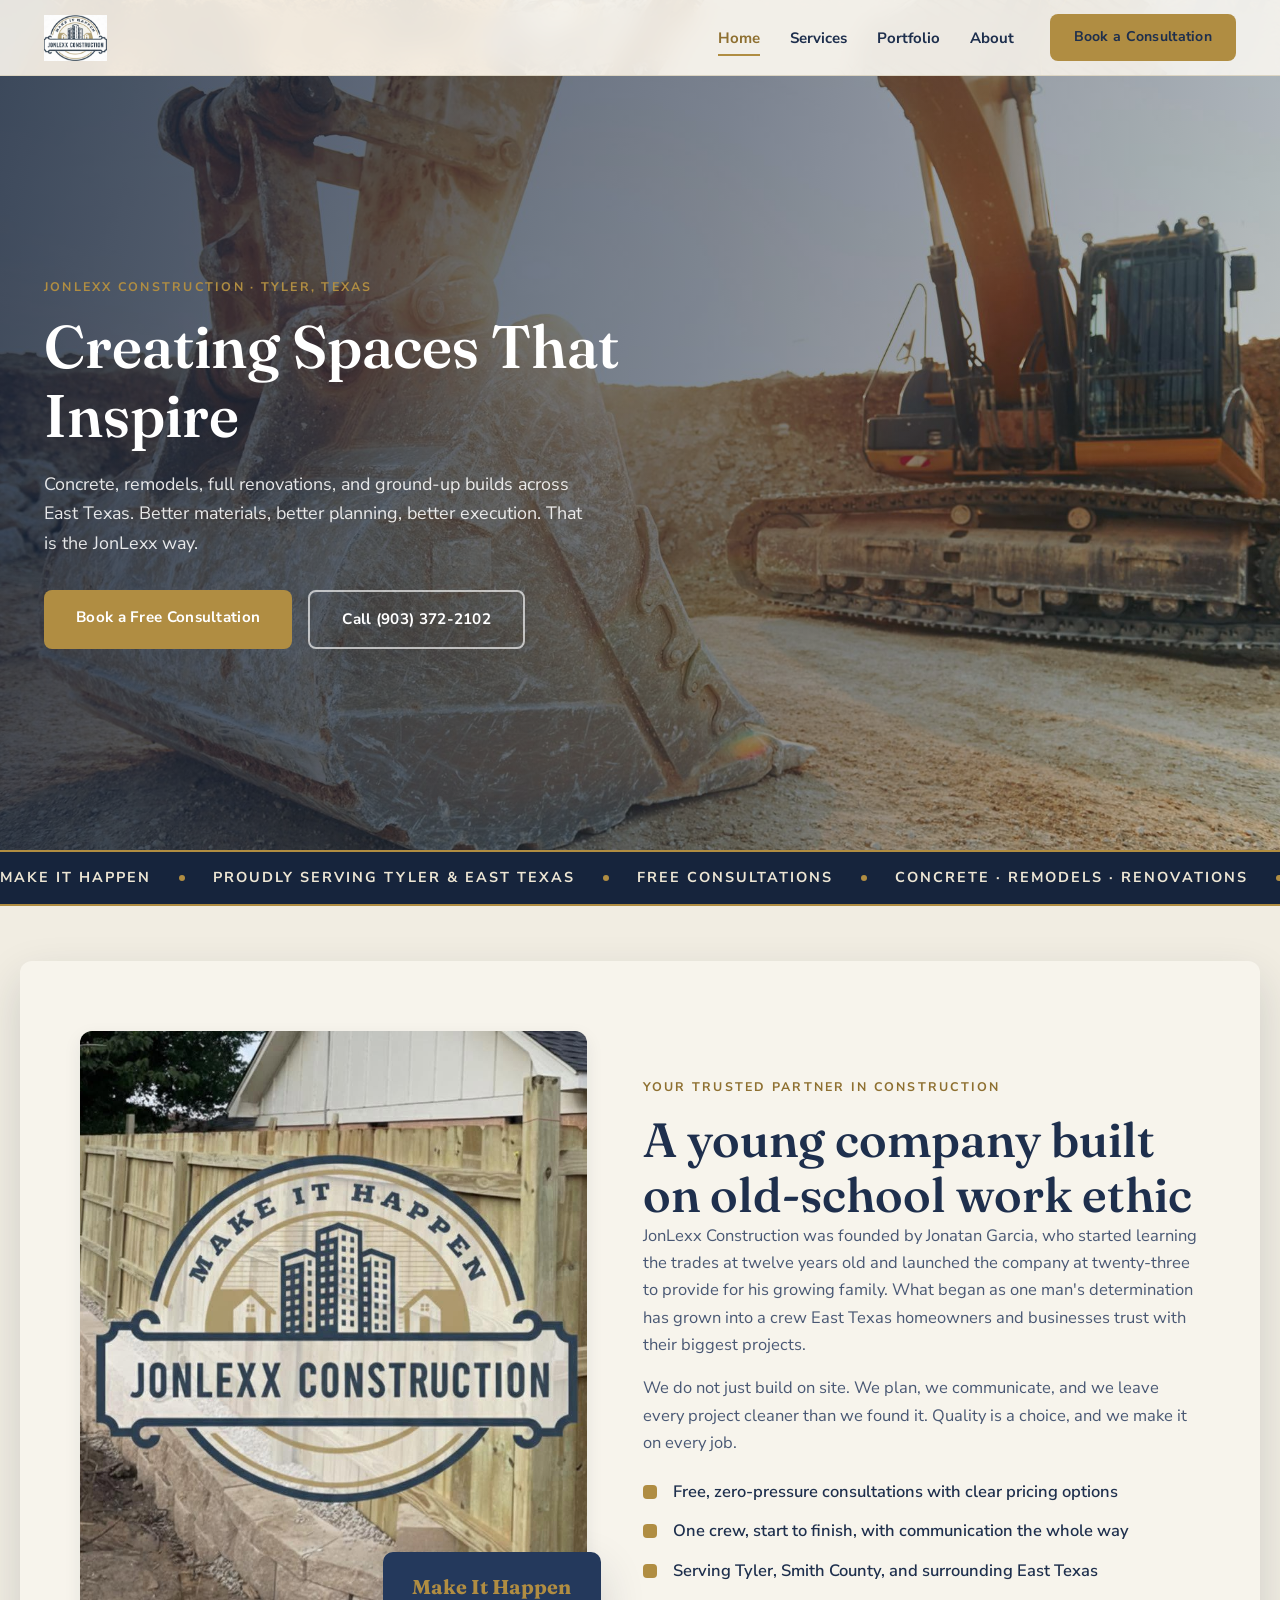
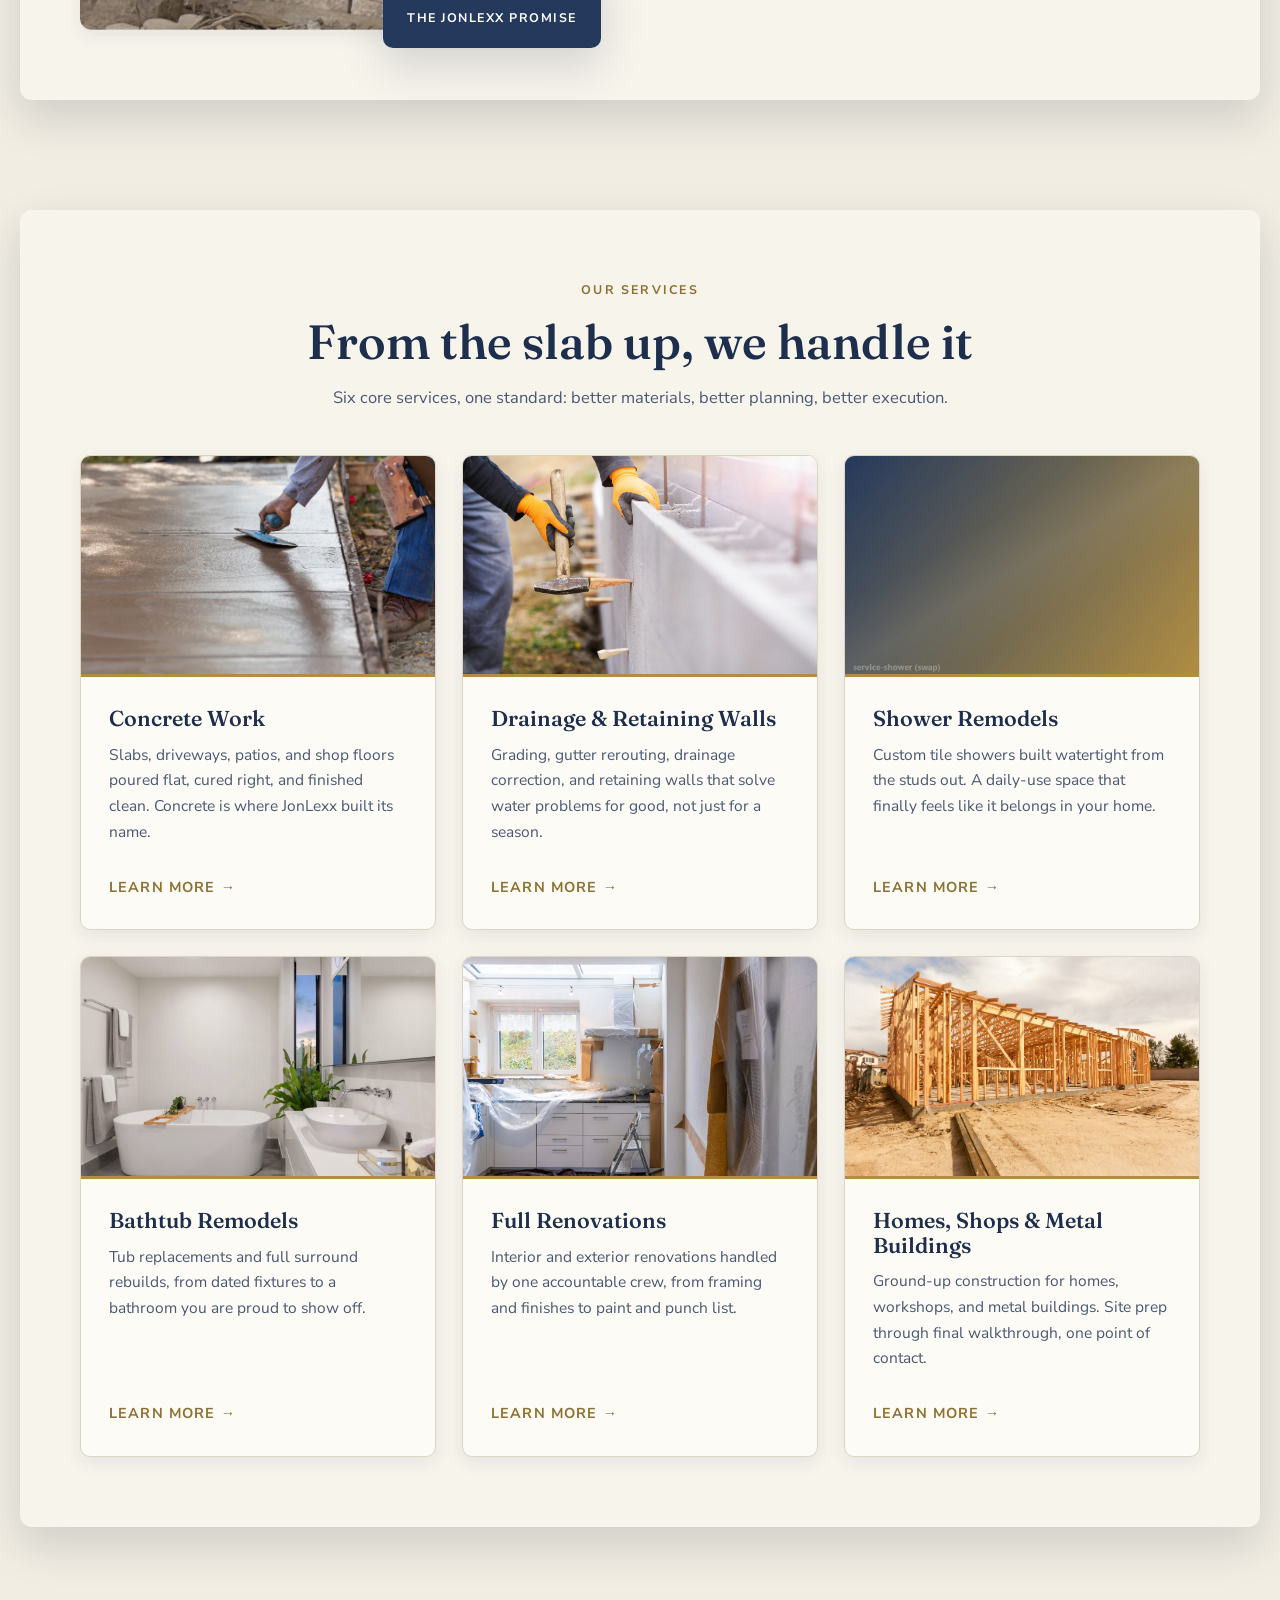
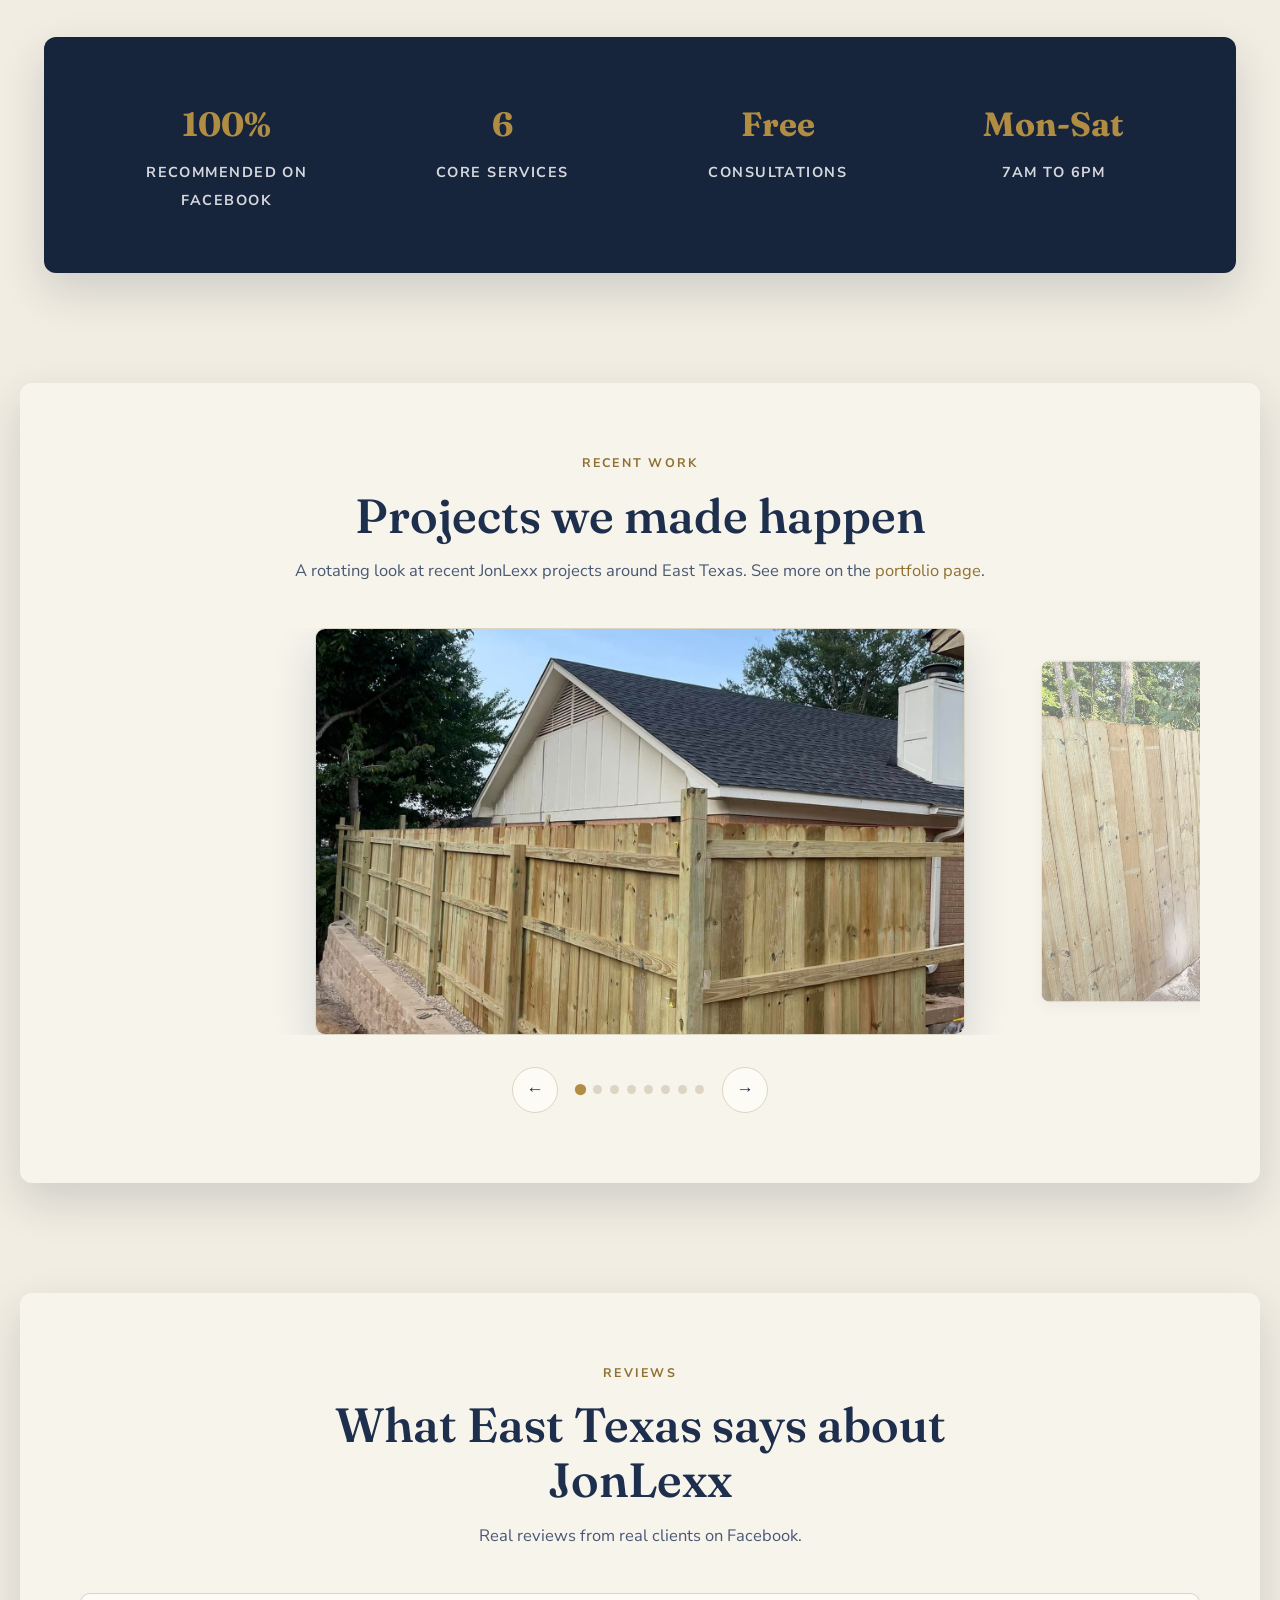
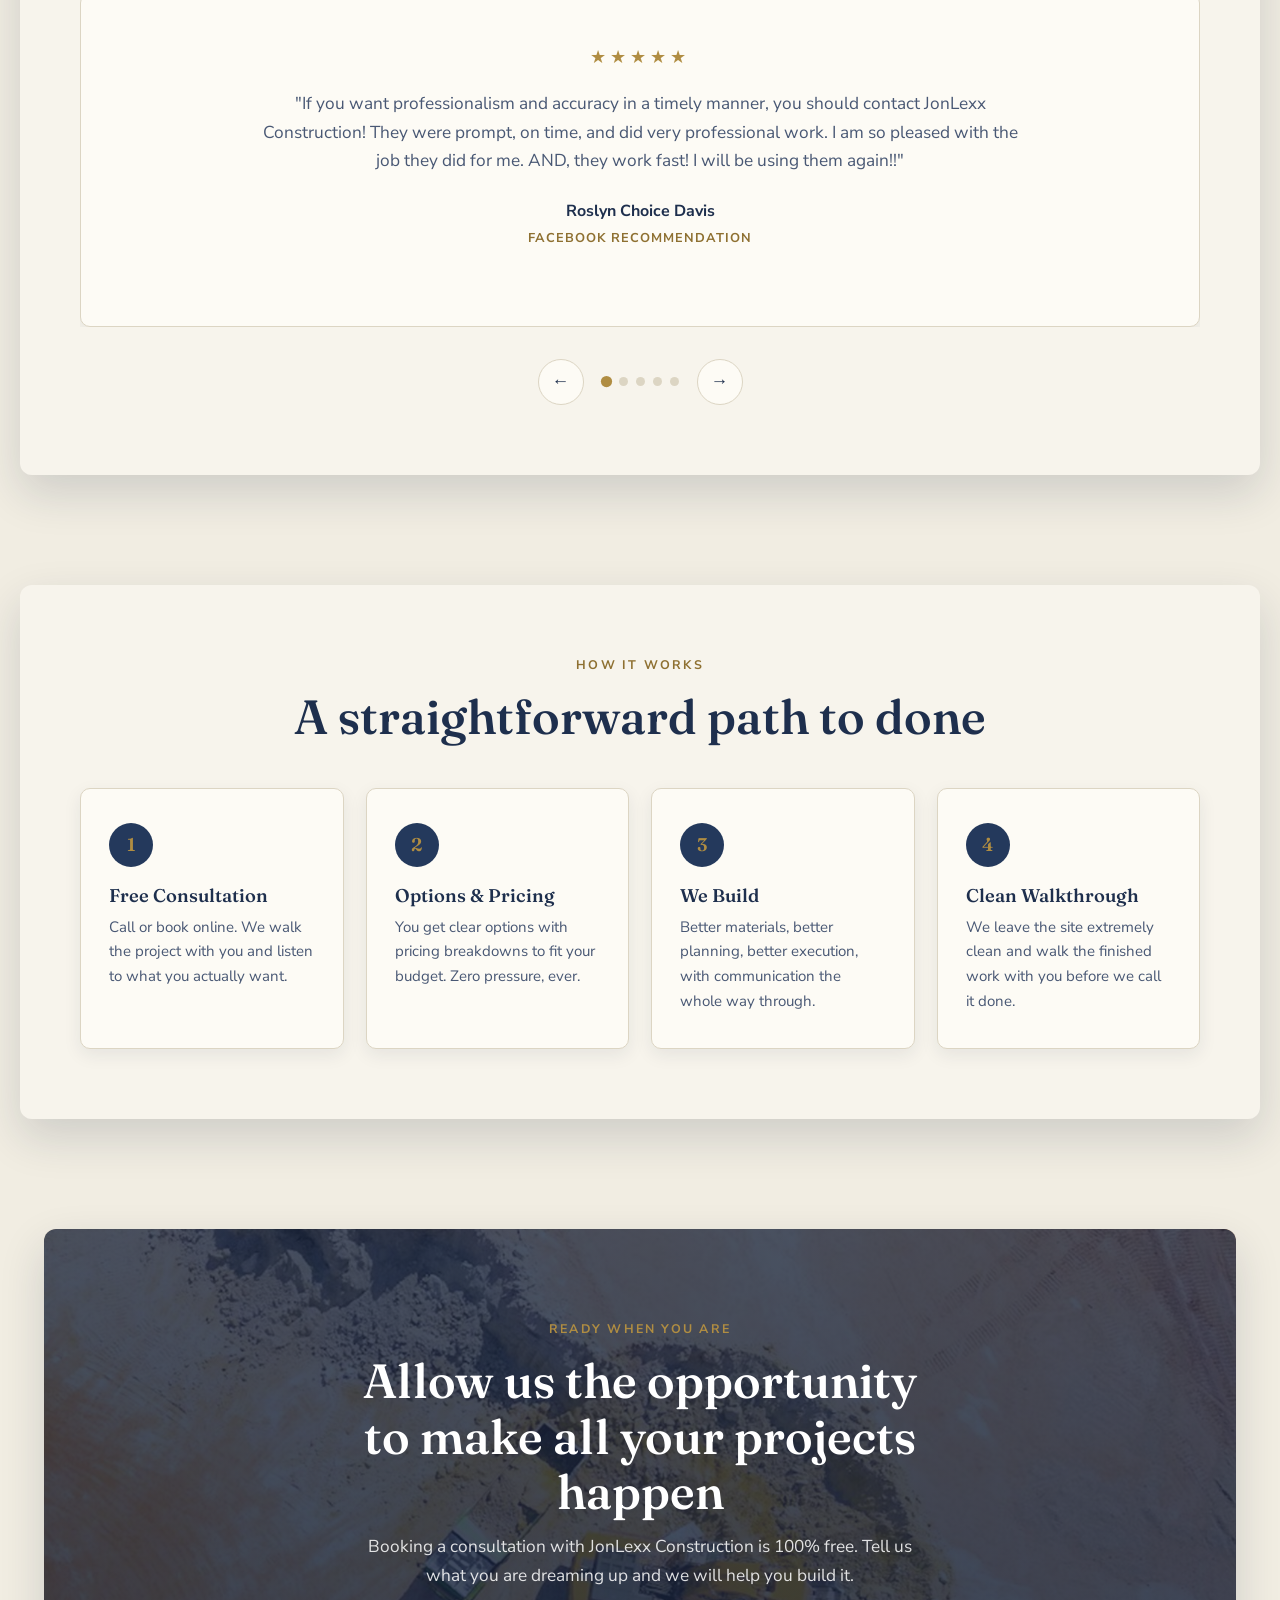
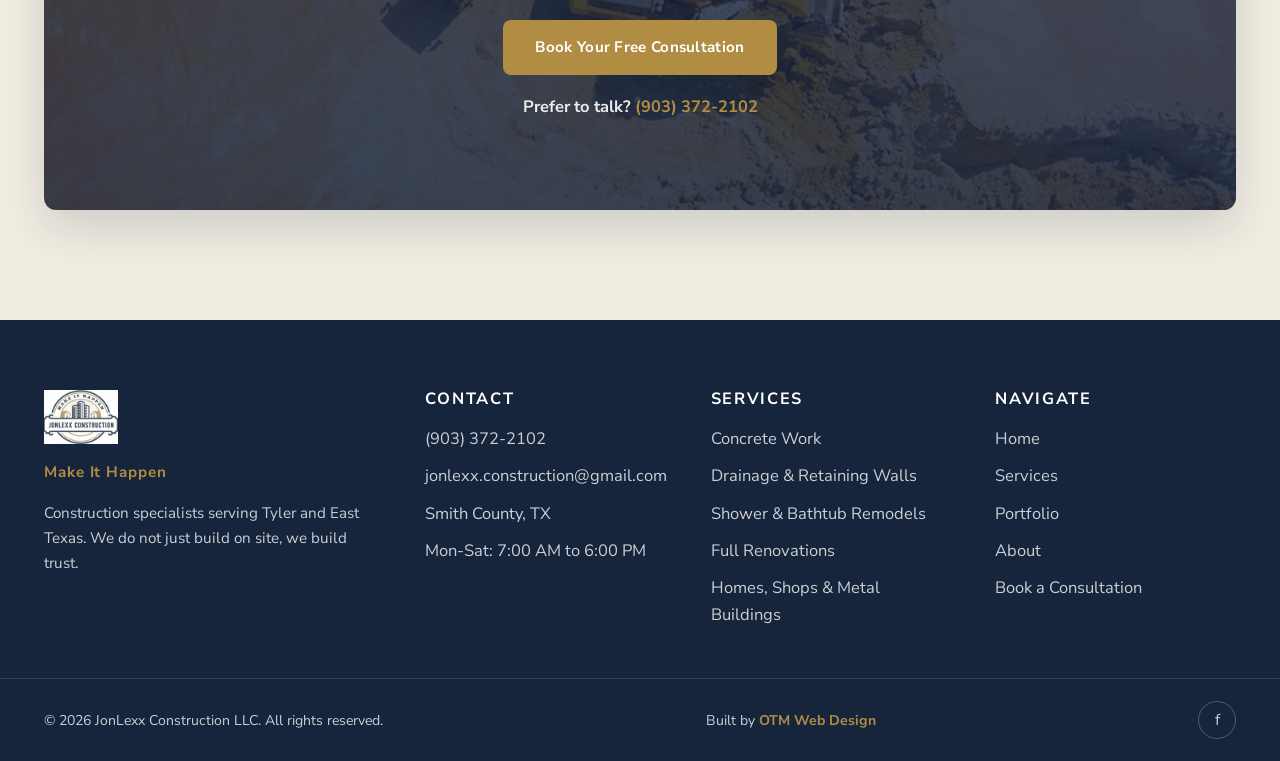
<file: index.html>
<!DOCTYPE html>
<html lang="en">
<head>
  <meta charset="UTF-8">
  <meta name="viewport" content="width=device-width, initial-scale=1.0">
  <title>JonLexx Construction | Construction Specialists in Tyler, TX</title>
  <meta name="description" content="JonLexx Construction builds, remodels, and renovates across Tyler and East Texas. Concrete work, shower and bathtub remodels, drainage, full renovations, and home building. Free consultations.">
  <meta property="og:title" content="JonLexx Construction | Creating Spaces That Inspire">
  <meta property="og:description" content="Construction specialists serving Tyler and East Texas. Concrete, remodels, renovations, and home building. Make it happen with JonLexx.">
  <meta property="og:image" content="assets/og-image.jpg">
  <meta property="og:type" content="website">
  <link rel="icon" type="image/png" href="assets/favicon.png">
  <link rel="preconnect" href="https://fonts.googleapis.com">
  <link rel="preconnect" href="https://fonts.gstatic.com" crossorigin>
  <link href="https://fonts.googleapis.com/css2?family=Fraunces:opsz,wght@9..144,400..600&family=Nunito+Sans:wght@400;600;700&display=swap" rel="stylesheet">
  <link rel="stylesheet" href="styles.css">
  <script type="application/ld+json">
  {
    "@context": "https://schema.org",
    "@type": "GeneralContractor",
    "name": "JonLexx Construction LLC",
    "telephone": "(903) 372-2102",
    "email": "jonlexx.construction@gmail.com",
    "url": "https://jonlexxconstruction.com",
    "slogan": "Make It Happen",
    "areaServed": ["Tyler TX", "Smith County TX", "East Texas"],
    "founder": { "@type": "Person", "name": "Jonatan Garcia" },
    "openingHours": ["Mo-Sa 07:00-18:00"]
  }
  </script>
</head>
<body data-page="home">

  <header class="nav">
    <div class="nav-inner">
      <a class="nav-brand" href="index.html">
        <img src="assets/logo.png" alt="JonLexx Construction logo">
      </a>
      <button class="nav-toggle" aria-label="Toggle menu" aria-expanded="false">
        <span></span><span></span><span></span>
      </button>
      <ul class="nav-links">
        <li><a href="index.html" data-nav="home">Home</a></li>
        <li><a href="services.html" data-nav="services">Services</a></li>
        <li><a href="portfolio.html" data-nav="portfolio">Portfolio</a></li>
        <li><a href="about.html" data-nav="about">About</a></li>
        <li class="nav-cta"><a class="btn btn-gold" href="book.html">Book a Consultation</a></li>
      </ul>
    </div>
  </header>

  <section class="hero hero-home">
    <div class="hero-inner">
      <div class="hero-content">
        <span class="eyebrow">JonLexx Construction &middot; Tyler, Texas</span>
        <h1>Creating Spaces That Inspire</h1>
        <p>Concrete, remodels, full renovations, and ground-up builds across East Texas. Better materials, better planning, better execution. That is the JonLexx way.</p>
        <div class="hero-actions">
          <a class="btn btn-gold" href="book.html">Book a Free Consultation</a>
          <a class="btn btn-ghost" href="tel:9033722102">Call (903) 372-2102</a>
        </div>
      </div>
    </div>
  </section>

  <div class="marquee" aria-hidden="true">
    <div class="marquee-track">
      <span>Make It Happen</span>
      <span>Proudly Serving Tyler &amp; East Texas</span>
      <span>Free Consultations</span>
      <span>Concrete &middot; Remodels &middot; Renovations</span>
      <span>100% Recommended on Facebook</span>
      <span>Quality Is a Choice</span>
      <span>Make It Happen</span>
      <span>Proudly Serving Tyler &amp; East Texas</span>
      <span>Free Consultations</span>
      <span>Concrete &middot; Remodels &middot; Renovations</span>
      <span>100% Recommended on Facebook</span>
      <span>Quality Is a Choice</span>
    </div>
  </div>

  <section class="section">
    <div class="container card">
      <div class="intro-grid">
        <div class="intro-media">
          <img src="assets/intro-home.jpg" alt="JonLexx Construction crew at work on an East Texas project">
          <div class="intro-badge">
            <strong>Make It Happen</strong>
            <small>The JonLexx Promise</small>
          </div>
        </div>
        <div>
          <span class="eyebrow">Your Trusted Partner in Construction</span>
          <h2>A young company built on old-school work ethic</h2>
          <p>JonLexx Construction was founded by Jonatan Garcia, who started learning the trades at twelve years old and launched the company at twenty-three to provide for his growing family. What began as one man's determination has grown into a crew East Texas homeowners and businesses trust with their biggest projects.</p>
          <p>We do not just build on site. We plan, we communicate, and we leave every project cleaner than we found it. Quality is a choice, and we make it on every job.</p>
          <ul class="intro-points">
            <li>Free, zero-pressure consultations with clear pricing options</li>
            <li>One crew, start to finish, with communication the whole way</li>
            <li>Serving Tyler, Smith County, and surrounding East Texas</li>
          </ul>
        </div>
      </div>
    </div>
  </section>

  <section class="section">
    <div class="container card">
      <div class="section-head centered">
        <span class="eyebrow">Our Services</span>
        <h2>From the slab up, we handle it</h2>
        <p>Six core services, one standard: better materials, better planning, better execution.</p>
      </div>
      <div class="services-grid">
        <article class="service-card">
          <img src="assets/service-concrete.jpg" alt="Concrete work">
          <div class="card-body">
            <h3>Concrete Work</h3>
            <p>Slabs, driveways, patios, and shop floors poured flat, cured right, and finished clean. Concrete is where JonLexx built its name.</p>
            <a class="service-link" href="services.html">Learn More &rarr;</a>
          </div>
        </article>
        <article class="service-card">
          <img src="assets/service-drainage.jpg" alt="Drainage, landscape, and retaining wall work">
          <div class="card-body">
            <h3>Drainage &amp; Retaining Walls</h3>
            <p>Grading, gutter rerouting, drainage correction, and retaining walls that solve water problems for good, not just for a season.</p>
            <a class="service-link" href="services.html">Learn More &rarr;</a>
          </div>
        </article>
        <article class="service-card">
          <img src="assets/service-shower.jpg" alt="Shower remodel">
          <div class="card-body">
            <h3>Shower Remodels</h3>
            <p>Custom tile showers built watertight from the studs out. A daily-use space that finally feels like it belongs in your home.</p>
            <a class="service-link" href="services.html">Learn More &rarr;</a>
          </div>
        </article>
        <article class="service-card">
          <img src="assets/service-bathtub.jpg" alt="Bathtub remodel">
          <div class="card-body">
            <h3>Bathtub Remodels</h3>
            <p>Tub replacements and full surround rebuilds, from dated fixtures to a bathroom you are proud to show off.</p>
            <a class="service-link" href="services.html">Learn More &rarr;</a>
          </div>
        </article>
        <article class="service-card">
          <img src="assets/service-renovation.jpg" alt="Full interior and exterior renovation">
          <div class="card-body">
            <h3>Full Renovations</h3>
            <p>Interior and exterior renovations handled by one accountable crew, from framing and finishes to paint and punch list.</p>
            <a class="service-link" href="services.html">Learn More &rarr;</a>
          </div>
        </article>
        <article class="service-card">
          <img src="assets/service-homebuilding.jpg" alt="Home building, shops, and metal buildings">
          <div class="card-body">
            <h3>Homes, Shops &amp; Metal Buildings</h3>
            <p>Ground-up construction for homes, workshops, and metal buildings. Site prep through final walkthrough, one point of contact.</p>
            <a class="service-link" href="services.html">Learn More &rarr;</a>
          </div>
        </article>
      </div>
    </div>
  </section>

  <section class="section">
    <div class="container">
      <div class="stats-card">
        <div class="stat"><strong>100%</strong><span>Recommended on Facebook</span></div>
        <div class="stat"><strong>6</strong><span>Core Services</span></div>
        <div class="stat"><strong>Free</strong><span>Consultations</span></div>
        <div class="stat"><strong>Mon-Sat</strong><span>7am to 6pm</span></div>
      </div>
    </div>
  </section>

  <section class="section">
    <div class="container card">
      <div class="section-head centered">
        <span class="eyebrow">Recent Work</span>
        <h2>Projects we made happen</h2>
        <p>A rotating look at recent JonLexx projects around East Texas. See more on the <a href="portfolio.html">portfolio page</a>.</p>
      </div>
      <div class="carousel" data-carousel="gallery">
        <div class="carousel-viewport">
          <div class="carousel-track">
            <figure class="gallery-slide"><img src="assets/gallery-1.jpg" alt="JonLexx Construction project photo 1"></figure>
            <figure class="gallery-slide"><img src="assets/gallery-2.jpg" alt="JonLexx Construction project photo 2"></figure>
            <figure class="gallery-slide"><img src="assets/gallery-3.jpg" alt="JonLexx Construction project photo 3"></figure>
            <figure class="gallery-slide"><img src="assets/gallery-4.jpg" alt="JonLexx Construction project photo 4"></figure>
            <figure class="gallery-slide"><img src="assets/gallery-5.jpg" alt="JonLexx Construction project photo 5"></figure>
            <figure class="gallery-slide"><img src="assets/gallery-6.jpg" alt="JonLexx Construction project photo 6"></figure>
            <figure class="gallery-slide"><img src="assets/gallery-7.jpg" alt="JonLexx Construction project photo 7"></figure>
            <figure class="gallery-slide"><img src="assets/gallery-8.jpg" alt="JonLexx Construction project photo 8"></figure>
          </div>
        </div>
        <div class="carousel-controls">
          <button class="carousel-btn" data-dir="prev" aria-label="Previous photos">&larr;</button>
          <div class="carousel-dots"></div>
          <button class="carousel-btn" data-dir="next" aria-label="Next photos">&rarr;</button>
        </div>
      </div>
    </div>
  </section>

  <section class="section">
    <div class="container card">
      <div class="section-head centered">
        <span class="eyebrow">Reviews</span>
        <h2>What East Texas says about JonLexx</h2>
        <p>Real reviews from real clients on Facebook.</p>
      </div>
      <div class="carousel" data-carousel="reviews">
        <div class="carousel-viewport">
          <div class="carousel-track">
            <article class="review-card">
              <div class="review-stars">&#9733;&#9733;&#9733;&#9733;&#9733;</div>
              <p>"If you want professionalism and accuracy in a timely manner, you should contact JonLexx Construction! They were prompt, on time, and did very professional work. I am so pleased with the job they did for me. AND, they work fast! I will be using them again!!"</p>
              <div class="review-author">Roslyn Choice Davis</div>
              <div class="review-source">Facebook Recommendation</div>
            </article>
            <article class="review-card">
              <div class="review-stars">&#9733;&#9733;&#9733;&#9733;&#9733;</div>
              <p>"Hired them to correct the grading in our backyard, reroute gutter drainage, and pour concrete. All of which was done at a fair price and done well. Great communication during the whole process with zero pressure. We were given several options with breakdowns of pricing to help fit a budget. We've already hired them again."</p>
              <div class="review-author">Rachael Sullivan</div>
              <div class="review-source">Facebook Recommendation</div>
            </article>
            <article class="review-card">
              <div class="review-stars">&#9733;&#9733;&#9733;&#9733;&#9733;</div>
              <p>"My Dad had JonLexx Construction do a concrete slab in an existing 20x20 shop. From first contact through completion they were outstanding. Communication was excellent, price was great, and the work was exceptional. They left everything extremely clean! He recommends this company for any of your construction needs!"</p>
              <div class="review-author">Shelley Elmore Key</div>
              <div class="review-source">Facebook Recommendation</div>
            </article>
            <article class="review-card">
              <div class="review-stars">&#9733;&#9733;&#9733;&#9733;&#9733;</div>
              <p>"These guys are great! My shower is beautiful and I owe it all to JonLexx Construction!! 10/10 highly recommend!!"</p>
              <div class="review-author">Monique Choice</div>
              <div class="review-source">Facebook Recommendation</div>
            </article>
            <article class="review-card">
              <div class="review-stars">&#9733;&#9733;&#9733;&#9733;&#9733;</div>
              <p>"Great job. Great guys. Would recommend to everyone. Thanks for the work."</p>
              <div class="review-author">Larry Joe Philen</div>
              <div class="review-source">Facebook Recommendation</div>
            </article>
          </div>
        </div>
        <div class="carousel-controls">
          <button class="carousel-btn" data-dir="prev" aria-label="Previous reviews">&larr;</button>
          <div class="carousel-dots"></div>
          <button class="carousel-btn" data-dir="next" aria-label="Next reviews">&rarr;</button>
        </div>
      </div>
    </div>
  </section>

  <section class="section">
    <div class="container card">
      <div class="section-head centered">
        <span class="eyebrow">How It Works</span>
        <h2>A straightforward path to done</h2>
      </div>
      <div class="process-grid">
        <div class="process-step">
          <span class="process-num">1</span>
          <h3>Free Consultation</h3>
          <p>Call or book online. We walk the project with you and listen to what you actually want.</p>
        </div>
        <div class="process-step">
          <span class="process-num">2</span>
          <h3>Options &amp; Pricing</h3>
          <p>You get clear options with pricing breakdowns to fit your budget. Zero pressure, ever.</p>
        </div>
        <div class="process-step">
          <span class="process-num">3</span>
          <h3>We Build</h3>
          <p>Better materials, better planning, better execution, with communication the whole way through.</p>
        </div>
        <div class="process-step">
          <span class="process-num">4</span>
          <h3>Clean Walkthrough</h3>
          <p>We leave the site extremely clean and walk the finished work with you before we call it done.</p>
        </div>
      </div>
    </div>
  </section>

  <section class="section">
    <div class="container">
      <div class="cta-card">
        <div class="cta-inner">
          <span class="eyebrow" style="color: var(--gold);">Ready When You Are</span>
          <h2>Allow us the opportunity to make all your projects happen</h2>
          <p>Booking a consultation with JonLexx Construction is 100% free. Tell us what you are dreaming up and we will help you build it.</p>
          <a class="btn btn-gold" href="book.html">Book Your Free Consultation</a>
          <div class="cta-phone">Prefer to talk? <a href="tel:9033722102">(903) 372-2102</a></div>
        </div>
      </div>
    </div>
  </section>

  <footer class="footer">
    <div class="footer-grid">
      <div class="footer-brand">
        <img src="assets/logo.png" alt="JonLexx Construction logo">
        <p class="footer-tagline">Make It Happen</p>
        <p>Construction specialists serving Tyler and East Texas. We do not just build on site, we build trust.</p>
      </div>
      <div>
        <h4>Contact</h4>
        <ul>
          <li><a href="tel:9033722102">(903) 372-2102</a></li>
          <li><a href="mailto:jonlexx.construction@gmail.com">jonlexx.construction@gmail.com</a></li>
          <li>Smith County, TX</li>
          <li>Mon-Sat: 7:00 AM to 6:00 PM</li>
        </ul>
      </div>
      <div>
        <h4>Services</h4>
        <ul>
          <li><a href="services.html">Concrete Work</a></li>
          <li><a href="services.html">Drainage &amp; Retaining Walls</a></li>
          <li><a href="services.html">Shower &amp; Bathtub Remodels</a></li>
          <li><a href="services.html">Full Renovations</a></li>
          <li><a href="services.html">Homes, Shops &amp; Metal Buildings</a></li>
        </ul>
      </div>
      <div>
        <h4>Navigate</h4>
        <ul>
          <li><a href="index.html">Home</a></li>
          <li><a href="services.html">Services</a></li>
          <li><a href="portfolio.html">Portfolio</a></li>
          <li><a href="about.html">About</a></li>
          <li><a href="book.html">Book a Consultation</a></li>
        </ul>
      </div>
    </div>
    <div class="footer-bottom">
      <div class="footer-bottom-inner">
        <span>&copy; 2026 JonLexx Construction LLC. All rights reserved.</span>
        <span>Built by <a class="otm-credit" href="https://otm-designs.com" target="_blank" rel="noopener">OTM Web Design</a></span>
        <div class="footer-social">
          <!-- Swap href for the real JonLexx Construction LLC Facebook page URL -->
          <a href="#" aria-label="JonLexx Construction on Facebook" target="_blank" rel="noopener">f</a>
        </div>
      </div>
    </div>
  </footer>

  <script src="script.js"></script>
</body>
</html>
</file>
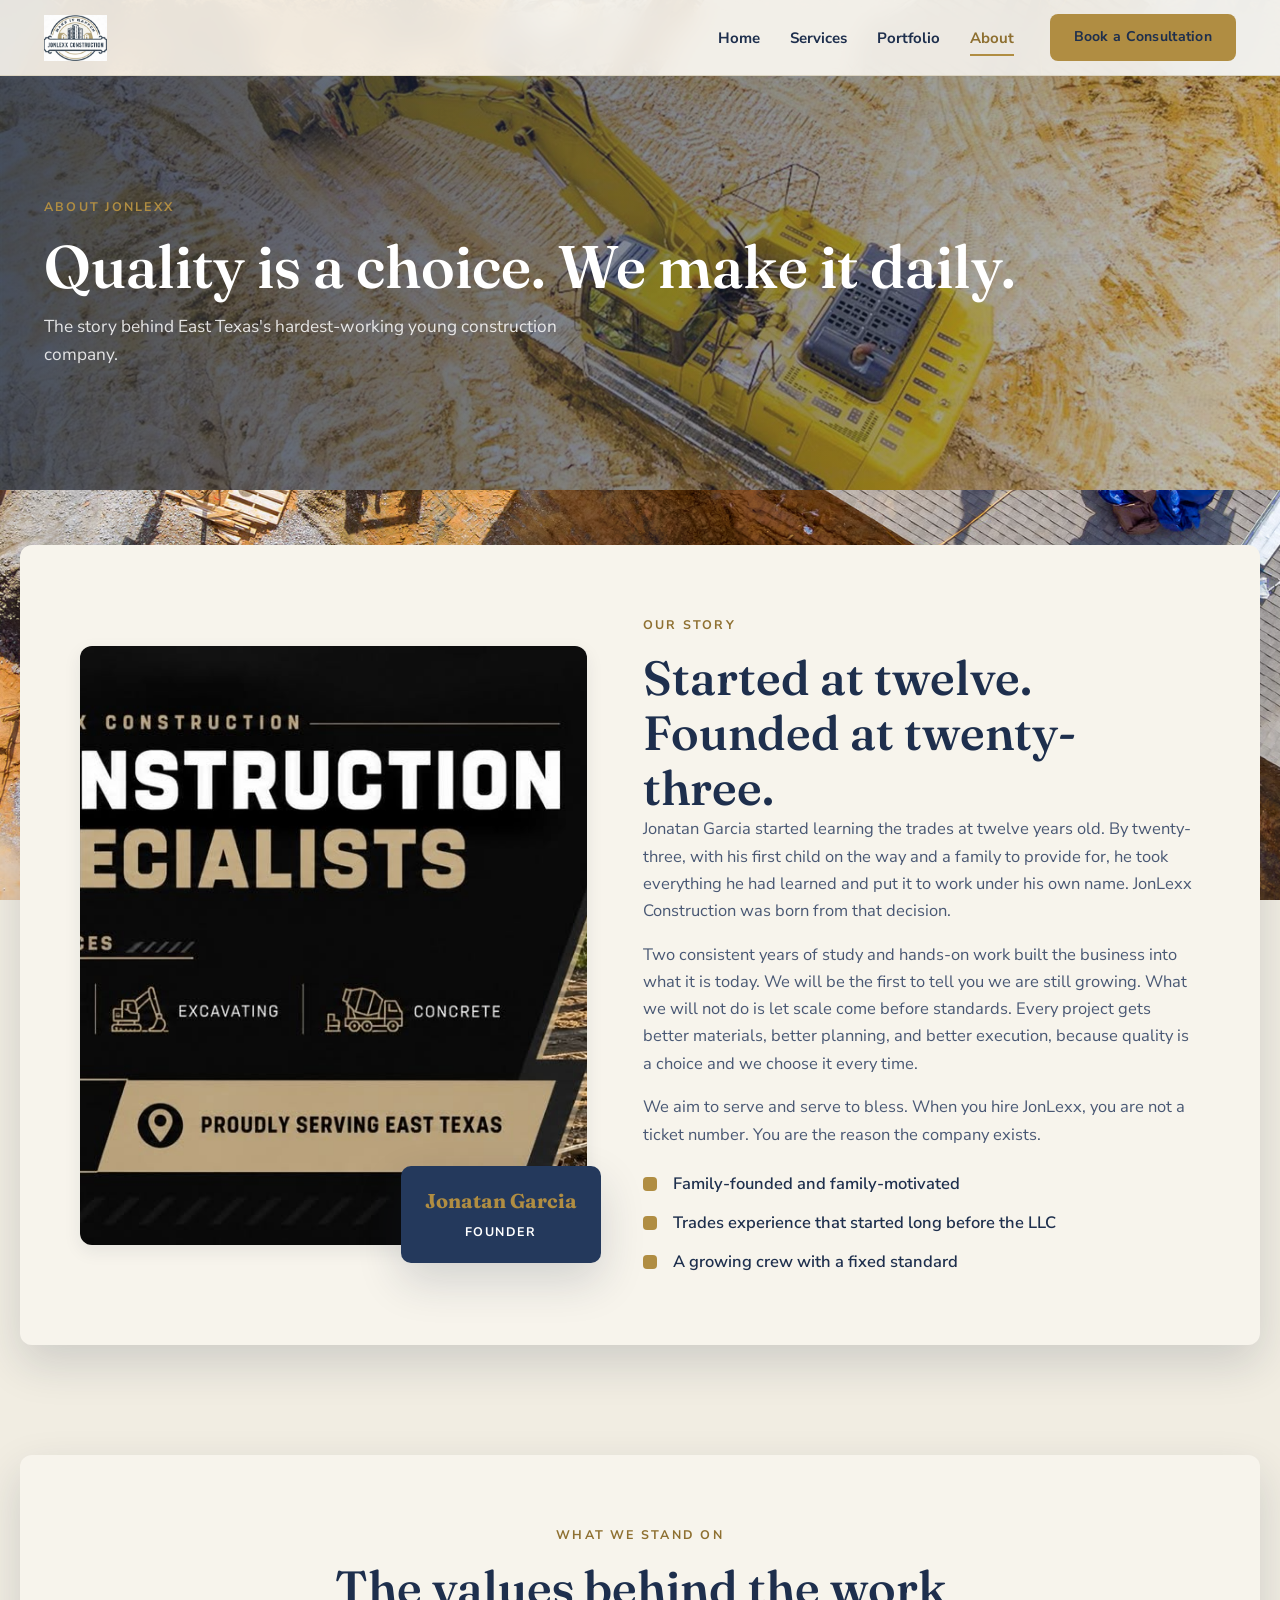
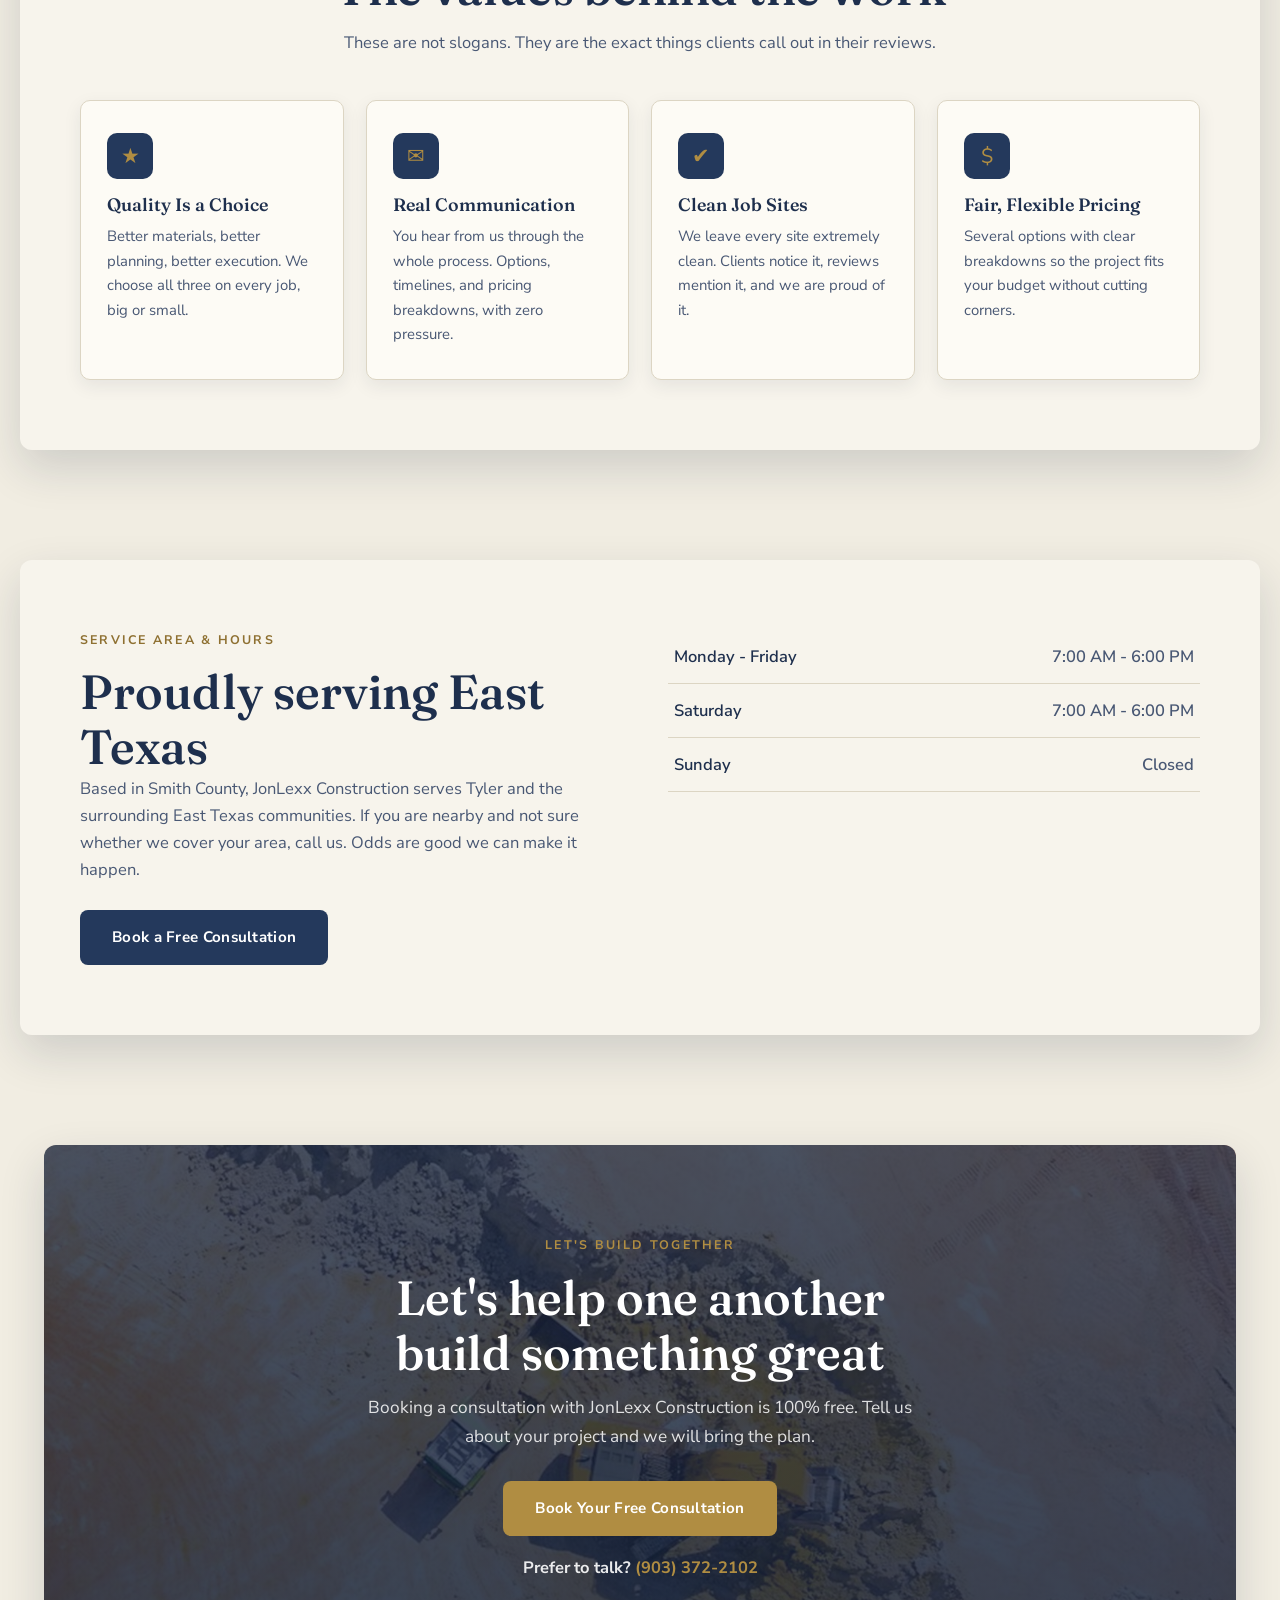
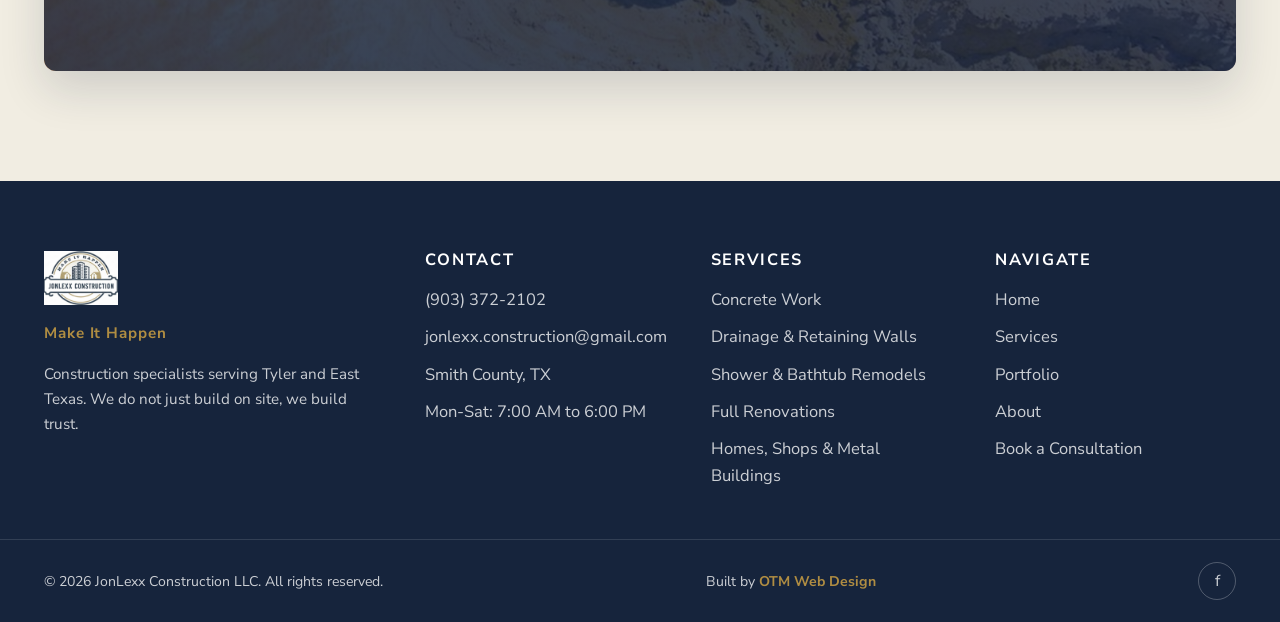
<file: about.html>
<!DOCTYPE html>
<html lang="en">
<head>
  <meta charset="UTF-8">
  <meta name="viewport" content="width=device-width, initial-scale=1.0">
  <title>About | JonLexx Construction | Tyler, TX</title>
  <meta name="description" content="Meet Jonatan Garcia and the story behind JonLexx Construction, a Tyler, TX construction company built on the belief that quality is a choice.">
  <link rel="icon" type="image/png" href="assets/favicon.png">
  <link rel="preconnect" href="https://fonts.googleapis.com">
  <link rel="preconnect" href="https://fonts.gstatic.com" crossorigin>
  <link href="https://fonts.googleapis.com/css2?family=Fraunces:opsz,wght@9..144,400..600&family=Nunito+Sans:wght@400;600;700&display=swap" rel="stylesheet">
  <link rel="stylesheet" href="styles.css">
</head>
<body data-page="about">

  <header class="nav">
    <div class="nav-inner">
      <a class="nav-brand" href="index.html">
        <img src="assets/logo.png" alt="JonLexx Construction logo">
      </a>
      <button class="nav-toggle" aria-label="Toggle menu" aria-expanded="false">
        <span></span><span></span><span></span>
      </button>
      <ul class="nav-links">
        <li><a href="index.html" data-nav="home">Home</a></li>
        <li><a href="services.html" data-nav="services">Services</a></li>
        <li><a href="portfolio.html" data-nav="portfolio">Portfolio</a></li>
        <li><a href="about.html" data-nav="about">About</a></li>
        <li class="nav-cta"><a class="btn btn-gold" href="book.html">Book a Consultation</a></li>
      </ul>
    </div>
  </header>

  <section class="page-hero" style="background-image: url('assets/hero-about.jpg');">
    <div class="hero-inner">
      <span class="eyebrow" style="color: var(--gold);">About JonLexx</span>
      <h1>Quality is a choice. We make it daily.</h1>
      <p>The story behind East Texas's hardest-working young construction company.</p>
    </div>
  </section>

  <section class="section">
    <div class="container card">
      <div class="intro-grid">
        <div class="intro-media">
          <img src="assets/about-main.jpg" alt="Jonatan Garcia, founder of JonLexx Construction">
          <div class="intro-badge">
            <strong>Jonatan Garcia</strong>
            <small>Founder</small>
          </div>
        </div>
        <div>
          <span class="eyebrow">Our Story</span>
          <h2>Started at twelve. Founded at twenty-three.</h2>
          <p>Jonatan Garcia started learning the trades at twelve years old. By twenty-three, with his first child on the way and a family to provide for, he took everything he had learned and put it to work under his own name. JonLexx Construction was born from that decision.</p>
          <p>Two consistent years of study and hands-on work built the business into what it is today. We will be the first to tell you we are still growing. What we will not do is let scale come before standards. Every project gets better materials, better planning, and better execution, because quality is a choice and we choose it every time.</p>
          <p>We aim to serve and serve to bless. When you hire JonLexx, you are not a ticket number. You are the reason the company exists.</p>
          <ul class="intro-points">
            <li>Family-founded and family-motivated</li>
            <li>Trades experience that started long before the LLC</li>
            <li>A growing crew with a fixed standard</li>
          </ul>
        </div>
      </div>
    </div>
  </section>

  <section class="section">
    <div class="container card">
      <div class="section-head centered">
        <span class="eyebrow">What We Stand On</span>
        <h2>The values behind the work</h2>
        <p>These are not slogans. They are the exact things clients call out in their reviews.</p>
      </div>
      <div class="values-grid">
        <div class="value-card">
          <span class="value-icon">&#9733;</span>
          <h3>Quality Is a Choice</h3>
          <p>Better materials, better planning, better execution. We choose all three on every job, big or small.</p>
        </div>
        <div class="value-card">
          <span class="value-icon">&#9993;</span>
          <h3>Real Communication</h3>
          <p>You hear from us through the whole process. Options, timelines, and pricing breakdowns, with zero pressure.</p>
        </div>
        <div class="value-card">
          <span class="value-icon">&#10004;</span>
          <h3>Clean Job Sites</h3>
          <p>We leave every site extremely clean. Clients notice it, reviews mention it, and we are proud of it.</p>
        </div>
        <div class="value-card">
          <span class="value-icon">&#36;</span>
          <h3>Fair, Flexible Pricing</h3>
          <p>Several options with clear breakdowns so the project fits your budget without cutting corners.</p>
        </div>
      </div>
    </div>
  </section>

  <section class="section">
    <div class="container card">
      <div class="hours-grid">
        <div>
          <span class="eyebrow">Service Area &amp; Hours</span>
          <h2>Proudly serving East Texas</h2>
          <p>Based in Smith County, JonLexx Construction serves Tyler and the surrounding East Texas communities. If you are nearby and not sure whether we cover your area, call us. Odds are good we can make it happen.</p>
          <a class="btn btn-navy" href="book.html" style="margin-top: 10px;">Book a Free Consultation</a>
        </div>
        <div>
          <table class="hours-table">
            <tr><td>Monday - Friday</td><td>7:00 AM - 6:00 PM</td></tr>
            <tr><td>Saturday</td><td>7:00 AM - 6:00 PM</td></tr>
            <tr><td>Sunday</td><td>Closed</td></tr>
          </table>
        </div>
      </div>
    </div>
  </section>

  <section class="section">
    <div class="container">
      <div class="cta-card">
        <div class="cta-inner">
          <span class="eyebrow" style="color: var(--gold);">Let's Build Together</span>
          <h2>Let's help one another build something great</h2>
          <p>Booking a consultation with JonLexx Construction is 100% free. Tell us about your project and we will bring the plan.</p>
          <a class="btn btn-gold" href="book.html">Book Your Free Consultation</a>
          <div class="cta-phone">Prefer to talk? <a href="tel:9033722102">(903) 372-2102</a></div>
        </div>
      </div>
    </div>
  </section>

  <footer class="footer">
    <div class="footer-grid">
      <div class="footer-brand">
        <img src="assets/logo.png" alt="JonLexx Construction logo">
        <p class="footer-tagline">Make It Happen</p>
        <p>Construction specialists serving Tyler and East Texas. We do not just build on site, we build trust.</p>
      </div>
      <div>
        <h4>Contact</h4>
        <ul>
          <li><a href="tel:9033722102">(903) 372-2102</a></li>
          <li><a href="mailto:jonlexx.construction@gmail.com">jonlexx.construction@gmail.com</a></li>
          <li>Smith County, TX</li>
          <li>Mon-Sat: 7:00 AM to 6:00 PM</li>
        </ul>
      </div>
      <div>
        <h4>Services</h4>
        <ul>
          <li><a href="services.html">Concrete Work</a></li>
          <li><a href="services.html">Drainage &amp; Retaining Walls</a></li>
          <li><a href="services.html">Shower &amp; Bathtub Remodels</a></li>
          <li><a href="services.html">Full Renovations</a></li>
          <li><a href="services.html">Homes, Shops &amp; Metal Buildings</a></li>
        </ul>
      </div>
      <div>
        <h4>Navigate</h4>
        <ul>
          <li><a href="index.html">Home</a></li>
          <li><a href="services.html">Services</a></li>
          <li><a href="portfolio.html">Portfolio</a></li>
          <li><a href="about.html">About</a></li>
          <li><a href="book.html">Book a Consultation</a></li>
        </ul>
      </div>
    </div>
    <div class="footer-bottom">
      <div class="footer-bottom-inner">
        <span>&copy; 2026 JonLexx Construction LLC. All rights reserved.</span>
        <span>Built by <a class="otm-credit" href="https://otm-designs.com" target="_blank" rel="noopener">OTM Web Design</a></span>
        <div class="footer-social">
          <!-- Swap href for the real JonLexx Construction LLC Facebook page URL -->
          <a href="#" aria-label="JonLexx Construction on Facebook" target="_blank" rel="noopener">f</a>
        </div>
      </div>
    </div>
  </footer>

  <script src="script.js"></script>
</body>
</html>
</file>
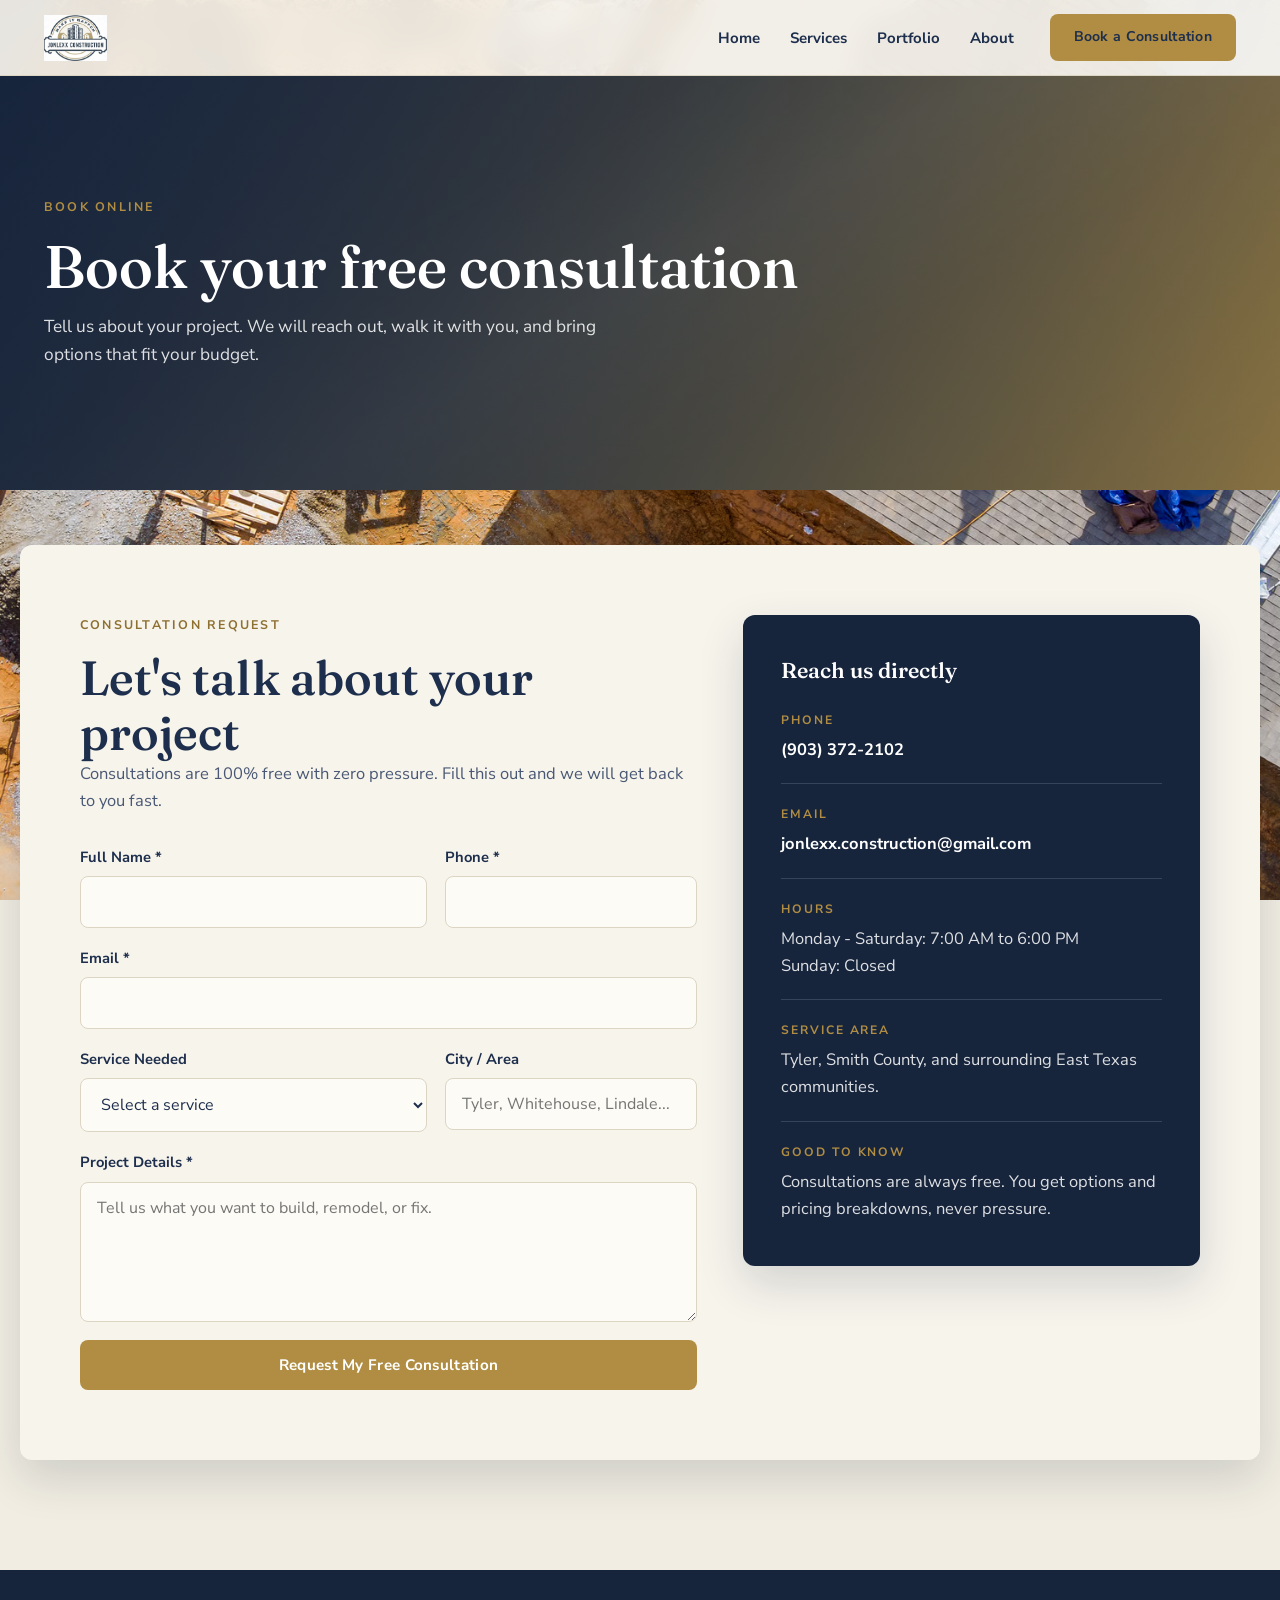
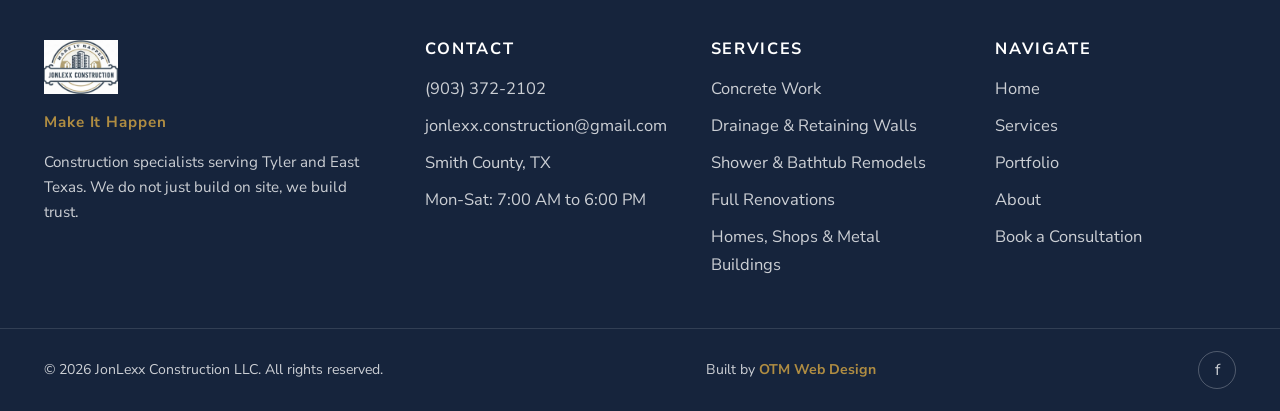
<file: book.html>
<!DOCTYPE html>
<html lang="en">
<head>
  <meta charset="UTF-8">
  <meta name="viewport" content="width=device-width, initial-scale=1.0">
  <title>Book a Free Consultation | JonLexx Construction | Tyler, TX</title>
  <meta name="description" content="Book a free consultation with JonLexx Construction. Concrete, remodels, drainage, renovations, and home building across Tyler and East Texas.">
  <link rel="icon" type="image/png" href="assets/favicon.png">
  <link rel="preconnect" href="https://fonts.googleapis.com">
  <link rel="preconnect" href="https://fonts.gstatic.com" crossorigin>
  <link href="https://fonts.googleapis.com/css2?family=Fraunces:opsz,wght@9..144,400..600&family=Nunito+Sans:wght@400;600;700&display=swap" rel="stylesheet">
  <link rel="stylesheet" href="styles.css">
</head>
<body data-page="book">

  <header class="nav">
    <div class="nav-inner">
      <a class="nav-brand" href="index.html">
        <img src="assets/logo.png" alt="JonLexx Construction logo">
      </a>
      <button class="nav-toggle" aria-label="Toggle menu" aria-expanded="false">
        <span></span><span></span><span></span>
      </button>
      <ul class="nav-links">
        <li><a href="index.html" data-nav="home">Home</a></li>
        <li><a href="services.html" data-nav="services">Services</a></li>
        <li><a href="portfolio.html" data-nav="portfolio">Portfolio</a></li>
        <li><a href="about.html" data-nav="about">About</a></li>
        <li class="nav-cta"><a class="btn btn-gold" href="book.html">Book a Consultation</a></li>
      </ul>
    </div>
  </header>

  <section class="page-hero" style="background-image: url('assets/hero-book.jpg');">
    <div class="hero-inner">
      <span class="eyebrow" style="color: var(--gold);">Book Online</span>
      <h1>Book your free consultation</h1>
      <p>Tell us about your project. We will reach out, walk it with you, and bring options that fit your budget.</p>
    </div>
  </section>

  <section class="section">
    <div class="container card">
      <div class="book-grid">
        <div>
          <span class="eyebrow">Consultation Request</span>
          <h2>Let's talk about your project</h2>
          <p style="margin-bottom: 30px;">Consultations are 100% free with zero pressure. Fill this out and we will get back to you fast.</p>
          <form action="https://formspree.io/f/YOUR_FORMSPREE_ENDPOINT_HERE" method="POST" class="form-grid" id="consult-form">
            <input type="hidden" name="_next" value="thank-you.html">
            <input type="hidden" name="_subject" value="New consultation request from jonlexxconstruction site">
            <div class="form-field">
              <label for="name">Full Name *</label>
              <input type="text" id="name" name="name" required autocomplete="name">
            </div>
            <div class="form-field">
              <label for="phone">Phone *</label>
              <input type="tel" id="phone" name="phone" required autocomplete="tel">
            </div>
            <div class="form-field full">
              <label for="email">Email *</label>
              <input type="email" id="email" name="email" required autocomplete="email">
            </div>
            <div class="form-field">
              <label for="service">Service Needed</label>
              <select id="service" name="service">
                <option value="">Select a service</option>
                <option>Concrete Work</option>
                <option>Drainage / Landscape / Retaining Walls</option>
                <option>Shower Remodel</option>
                <option>Bathtub Remodel</option>
                <option>Full Renovation (Exterior / Interior)</option>
                <option>Home Building / Shops / Metal Buildings</option>
                <option>Something Else</option>
              </select>
            </div>
            <div class="form-field">
              <label for="city">City / Area</label>
              <input type="text" id="city" name="city" placeholder="Tyler, Whitehouse, Lindale...">
            </div>
            <div class="form-field full">
              <label for="details">Project Details *</label>
              <textarea id="details" name="details" required placeholder="Tell us what you want to build, remodel, or fix."></textarea>
            </div>
            <div class="form-field full">
              <button type="submit" class="btn btn-gold">Request My Free Consultation</button>
            </div>
          </form>
        </div>
        <aside class="book-aside">
          <h3>Reach us directly</h3>
          <div class="aside-block">
            <span class="aside-label">Phone</span>
            <a href="tel:9033722102">(903) 372-2102</a>
          </div>
          <div class="aside-block">
            <span class="aside-label">Email</span>
            <a href="mailto:jonlexx.construction@gmail.com">jonlexx.construction@gmail.com</a>
          </div>
          <div class="aside-block">
            <span class="aside-label">Hours</span>
            Monday - Saturday: 7:00 AM to 6:00 PM<br>
            Sunday: Closed
          </div>
          <div class="aside-block">
            <span class="aside-label">Service Area</span>
            Tyler, Smith County, and surrounding East Texas communities.
          </div>
          <div class="aside-block">
            <span class="aside-label">Good to Know</span>
            Consultations are always free. You get options and pricing breakdowns, never pressure.
          </div>
        </aside>
      </div>
    </div>
  </section>

  <footer class="footer">
    <div class="footer-grid">
      <div class="footer-brand">
        <img src="assets/logo.png" alt="JonLexx Construction logo">
        <p class="footer-tagline">Make It Happen</p>
        <p>Construction specialists serving Tyler and East Texas. We do not just build on site, we build trust.</p>
      </div>
      <div>
        <h4>Contact</h4>
        <ul>
          <li><a href="tel:9033722102">(903) 372-2102</a></li>
          <li><a href="mailto:jonlexx.construction@gmail.com">jonlexx.construction@gmail.com</a></li>
          <li>Smith County, TX</li>
          <li>Mon-Sat: 7:00 AM to 6:00 PM</li>
        </ul>
      </div>
      <div>
        <h4>Services</h4>
        <ul>
          <li><a href="services.html">Concrete Work</a></li>
          <li><a href="services.html">Drainage &amp; Retaining Walls</a></li>
          <li><a href="services.html">Shower &amp; Bathtub Remodels</a></li>
          <li><a href="services.html">Full Renovations</a></li>
          <li><a href="services.html">Homes, Shops &amp; Metal Buildings</a></li>
        </ul>
      </div>
      <div>
        <h4>Navigate</h4>
        <ul>
          <li><a href="index.html">Home</a></li>
          <li><a href="services.html">Services</a></li>
          <li><a href="portfolio.html">Portfolio</a></li>
          <li><a href="about.html">About</a></li>
          <li><a href="book.html">Book a Consultation</a></li>
        </ul>
      </div>
    </div>
    <div class="footer-bottom">
      <div class="footer-bottom-inner">
        <span>&copy; 2026 JonLexx Construction LLC. All rights reserved.</span>
        <span>Built by <a class="otm-credit" href="https://otm-designs.com" target="_blank" rel="noopener">OTM Web Design</a></span>
        <div class="footer-social">
          <!-- Swap href for the real JonLexx Construction LLC Facebook page URL -->
          <a href="#" aria-label="JonLexx Construction on Facebook" target="_blank" rel="noopener">f</a>
        </div>
      </div>
    </div>
  </footer>

  <script src="script.js"></script>
</body>
</html>
</file>
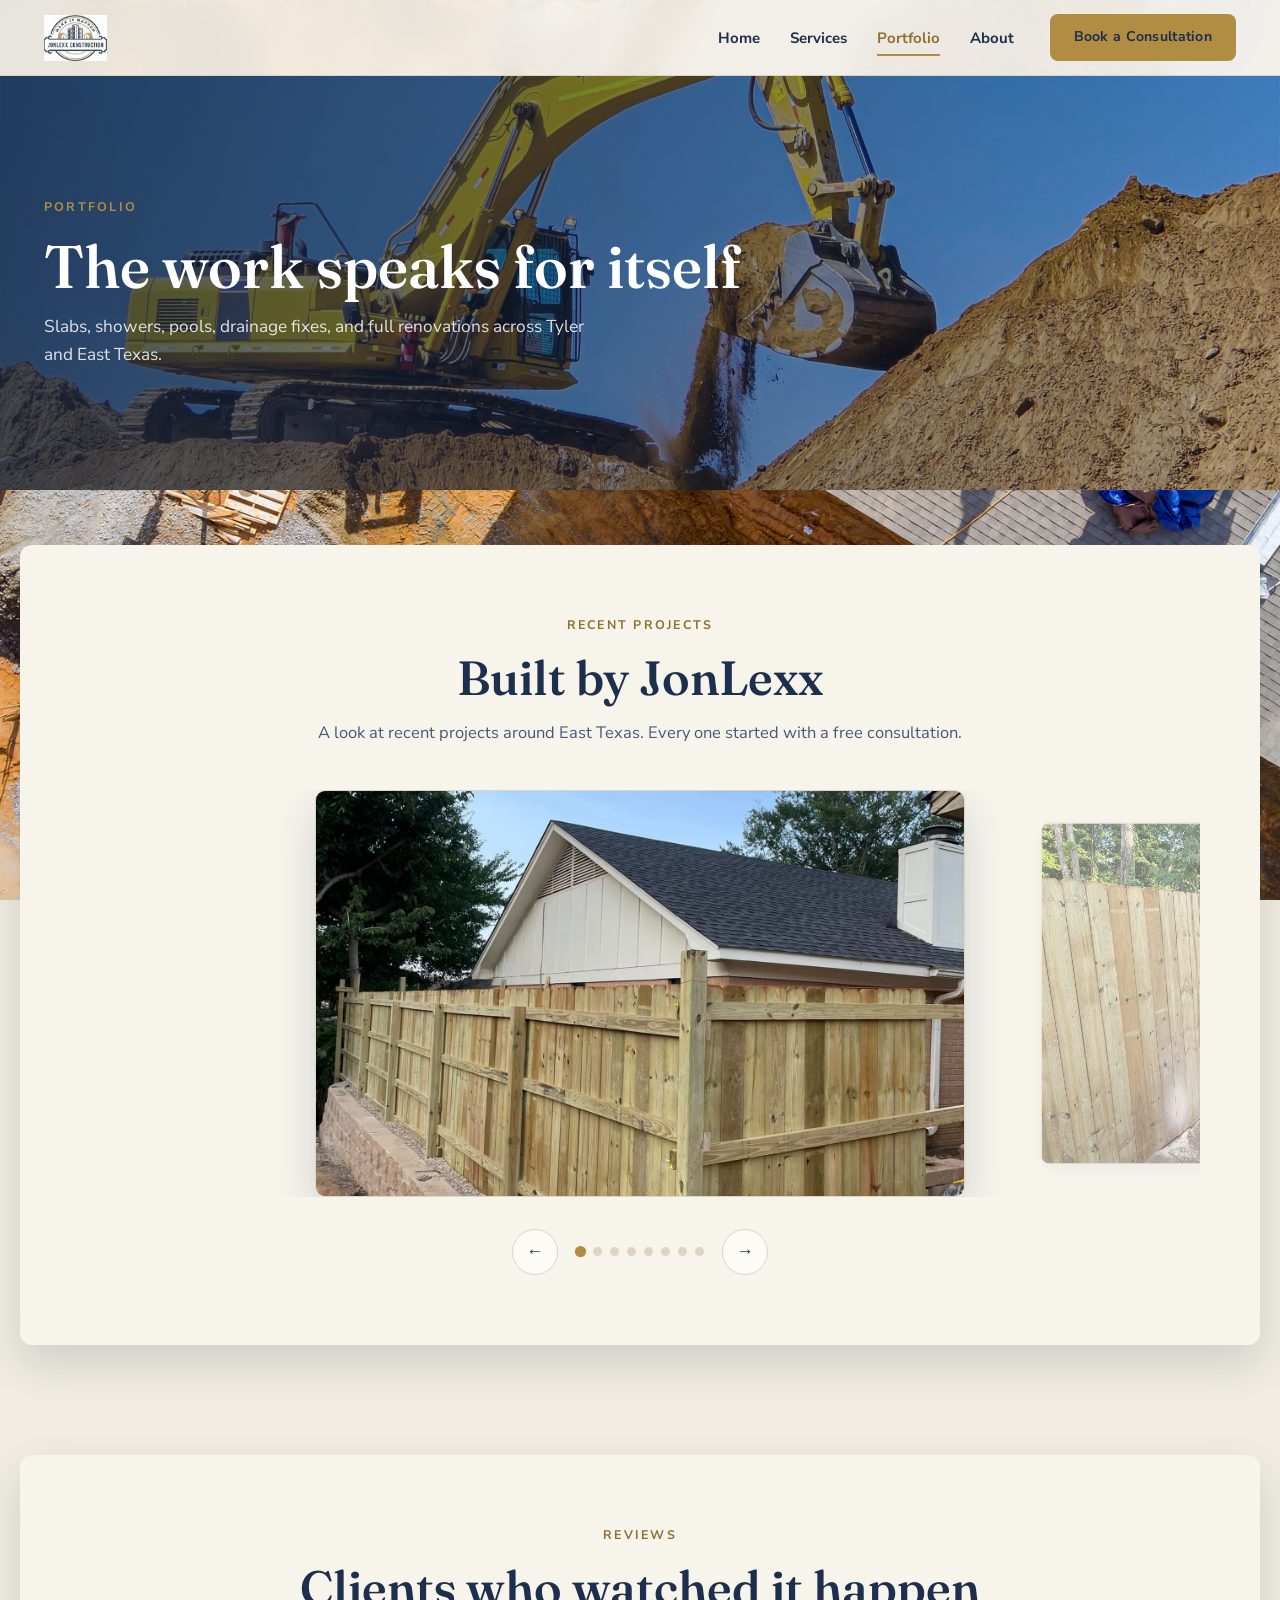
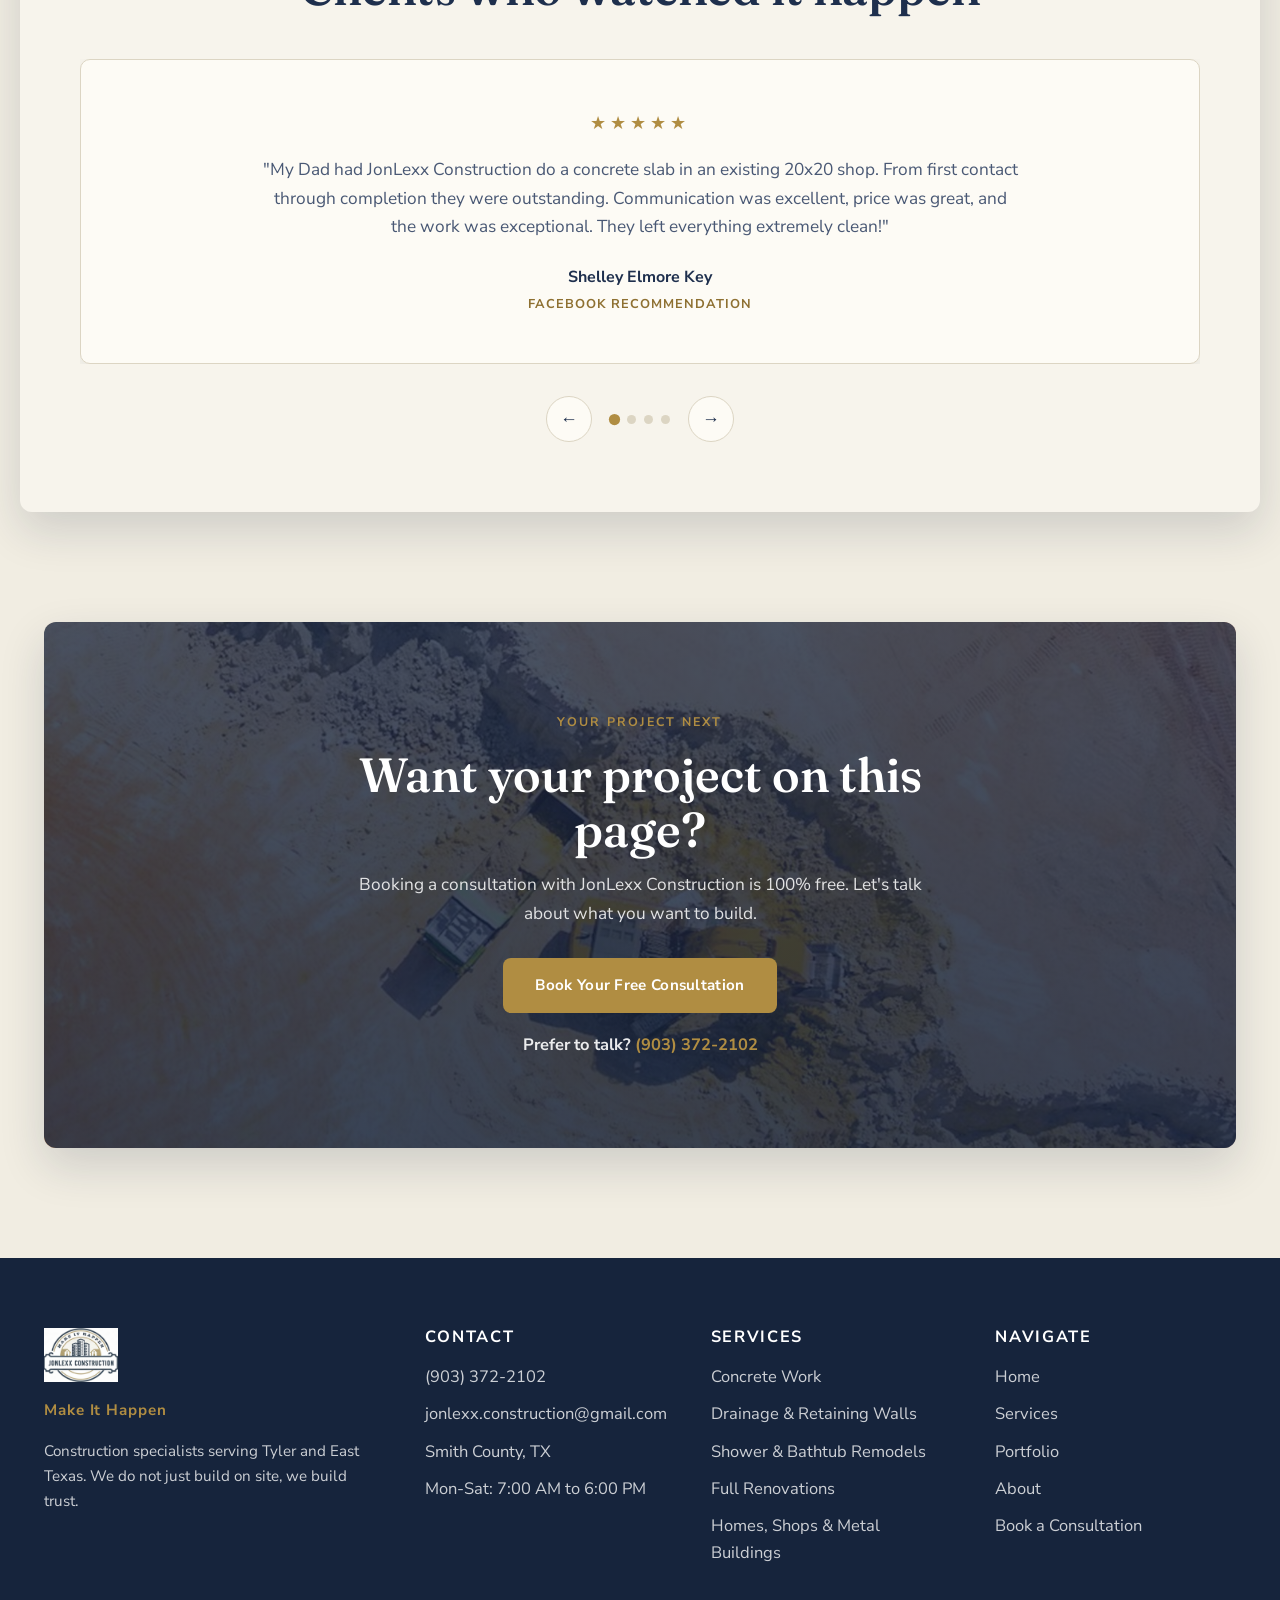
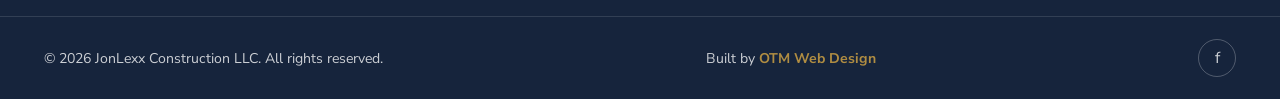
<file: portfolio.html>
<!DOCTYPE html>
<html lang="en">
<head>
  <meta charset="UTF-8">
  <meta name="viewport" content="width=device-width, initial-scale=1.0">
  <title>Portfolio | JonLexx Construction | Tyler, TX</title>
  <meta name="description" content="Recent concrete, remodel, drainage, and renovation projects by JonLexx Construction across Tyler and East Texas.">
  <link rel="icon" type="image/png" href="assets/favicon.png">
  <link rel="preconnect" href="https://fonts.googleapis.com">
  <link rel="preconnect" href="https://fonts.gstatic.com" crossorigin>
  <link href="https://fonts.googleapis.com/css2?family=Fraunces:opsz,wght@9..144,400..600&family=Nunito+Sans:wght@400;600;700&display=swap" rel="stylesheet">
  <link rel="stylesheet" href="styles.css">
</head>
<body data-page="portfolio">

  <header class="nav">
    <div class="nav-inner">
      <a class="nav-brand" href="index.html">
        <img src="assets/logo.png" alt="JonLexx Construction logo">
      </a>
      <button class="nav-toggle" aria-label="Toggle menu" aria-expanded="false">
        <span></span><span></span><span></span>
      </button>
      <ul class="nav-links">
        <li><a href="index.html" data-nav="home">Home</a></li>
        <li><a href="services.html" data-nav="services">Services</a></li>
        <li><a href="portfolio.html" data-nav="portfolio">Portfolio</a></li>
        <li><a href="about.html" data-nav="about">About</a></li>
        <li class="nav-cta"><a class="btn btn-gold" href="book.html">Book a Consultation</a></li>
      </ul>
    </div>
  </header>

  <section class="page-hero" style="background-image: url('assets/hero-portfolio.jpg');">
    <div class="hero-inner">
      <span class="eyebrow" style="color: var(--gold);">Portfolio</span>
      <h1>The work speaks for itself</h1>
      <p>Slabs, showers, pools, drainage fixes, and full renovations across Tyler and East Texas.</p>
    </div>
  </section>

  <section class="section">
    <div class="container card">
      <div class="section-head centered">
        <span class="eyebrow">Recent Projects</span>
        <h2>Built by JonLexx</h2>
        <p>A look at recent projects around East Texas. Every one started with a free consultation.</p>
      </div>
      <div class="carousel" data-carousel="gallery">
        <div class="carousel-viewport">
          <div class="carousel-track">
            <figure class="gallery-slide"><img src="assets/gallery-1.jpg" alt="JonLexx Construction project photo 1"></figure>
            <figure class="gallery-slide"><img src="assets/gallery-2.jpg" alt="JonLexx Construction project photo 2"></figure>
            <figure class="gallery-slide"><img src="assets/gallery-3.jpg" alt="JonLexx Construction project photo 3"></figure>
            <figure class="gallery-slide"><img src="assets/gallery-4.jpg" alt="JonLexx Construction project photo 4"></figure>
            <figure class="gallery-slide"><img src="assets/gallery-5.jpg" alt="JonLexx Construction project photo 5"></figure>
            <figure class="gallery-slide"><img src="assets/gallery-6.jpg" alt="JonLexx Construction project photo 6"></figure>
            <figure class="gallery-slide"><img src="assets/gallery-7.jpg" alt="JonLexx Construction project photo 7"></figure>
            <figure class="gallery-slide"><img src="assets/gallery-8.jpg" alt="JonLexx Construction project photo 8"></figure>
          </div>
        </div>
        <div class="carousel-controls">
          <button class="carousel-btn" data-dir="prev" aria-label="Previous photos">&larr;</button>
          <div class="carousel-dots"></div>
          <button class="carousel-btn" data-dir="next" aria-label="Next photos">&rarr;</button>
        </div>
      </div>
    </div>
  </section>

  <section class="section">
    <div class="container card">
      <div class="section-head centered">
        <span class="eyebrow">Reviews</span>
        <h2>Clients who watched it happen</h2>
      </div>
      <div class="carousel" data-carousel="reviews">
        <div class="carousel-viewport">
          <div class="carousel-track">
            <article class="review-card">
              <div class="review-stars">&#9733;&#9733;&#9733;&#9733;&#9733;</div>
              <p>"My Dad had JonLexx Construction do a concrete slab in an existing 20x20 shop. From first contact through completion they were outstanding. Communication was excellent, price was great, and the work was exceptional. They left everything extremely clean!"</p>
              <div class="review-author">Shelley Elmore Key</div>
              <div class="review-source">Facebook Recommendation</div>
            </article>
            <article class="review-card">
              <div class="review-stars">&#9733;&#9733;&#9733;&#9733;&#9733;</div>
              <p>"Hired them to correct the grading in our backyard, reroute gutter drainage, and pour concrete. All done at a fair price and done well. We've already hired them again for similar work in the front yard."</p>
              <div class="review-author">Rachael Sullivan</div>
              <div class="review-source">Facebook Recommendation</div>
            </article>
            <article class="review-card">
              <div class="review-stars">&#9733;&#9733;&#9733;&#9733;&#9733;</div>
              <p>"These guys are great! My shower is beautiful and I owe it all to JonLexx Construction!! 10/10 highly recommend!!"</p>
              <div class="review-author">Monique Choice</div>
              <div class="review-source">Facebook Recommendation</div>
            </article>
            <article class="review-card">
              <div class="review-stars">&#9733;&#9733;&#9733;&#9733;&#9733;</div>
              <p>"Great job. Great guys. Would recommend to everyone. Thanks for the work."</p>
              <div class="review-author">Larry Joe Philen</div>
              <div class="review-source">Facebook Recommendation</div>
            </article>
          </div>
        </div>
        <div class="carousel-controls">
          <button class="carousel-btn" data-dir="prev" aria-label="Previous reviews">&larr;</button>
          <div class="carousel-dots"></div>
          <button class="carousel-btn" data-dir="next" aria-label="Next reviews">&rarr;</button>
        </div>
      </div>
    </div>
  </section>

  <section class="section">
    <div class="container">
      <div class="cta-card">
        <div class="cta-inner">
          <span class="eyebrow" style="color: var(--gold);">Your Project Next</span>
          <h2>Want your project on this page?</h2>
          <p>Booking a consultation with JonLexx Construction is 100% free. Let's talk about what you want to build.</p>
          <a class="btn btn-gold" href="book.html">Book Your Free Consultation</a>
          <div class="cta-phone">Prefer to talk? <a href="tel:9033722102">(903) 372-2102</a></div>
        </div>
      </div>
    </div>
  </section>

  <footer class="footer">
    <div class="footer-grid">
      <div class="footer-brand">
        <img src="assets/logo.png" alt="JonLexx Construction logo">
        <p class="footer-tagline">Make It Happen</p>
        <p>Construction specialists serving Tyler and East Texas. We do not just build on site, we build trust.</p>
      </div>
      <div>
        <h4>Contact</h4>
        <ul>
          <li><a href="tel:9033722102">(903) 372-2102</a></li>
          <li><a href="mailto:jonlexx.construction@gmail.com">jonlexx.construction@gmail.com</a></li>
          <li>Smith County, TX</li>
          <li>Mon-Sat: 7:00 AM to 6:00 PM</li>
        </ul>
      </div>
      <div>
        <h4>Services</h4>
        <ul>
          <li><a href="services.html">Concrete Work</a></li>
          <li><a href="services.html">Drainage &amp; Retaining Walls</a></li>
          <li><a href="services.html">Shower &amp; Bathtub Remodels</a></li>
          <li><a href="services.html">Full Renovations</a></li>
          <li><a href="services.html">Homes, Shops &amp; Metal Buildings</a></li>
        </ul>
      </div>
      <div>
        <h4>Navigate</h4>
        <ul>
          <li><a href="index.html">Home</a></li>
          <li><a href="services.html">Services</a></li>
          <li><a href="portfolio.html">Portfolio</a></li>
          <li><a href="about.html">About</a></li>
          <li><a href="book.html">Book a Consultation</a></li>
        </ul>
      </div>
    </div>
    <div class="footer-bottom">
      <div class="footer-bottom-inner">
        <span>&copy; 2026 JonLexx Construction LLC. All rights reserved.</span>
        <span>Built by <a class="otm-credit" href="https://otm-designs.com" target="_blank" rel="noopener">OTM Web Design</a></span>
        <div class="footer-social">
          <!-- Swap href for the real JonLexx Construction LLC Facebook page URL -->
          <a href="#" aria-label="JonLexx Construction on Facebook" target="_blank" rel="noopener">f</a>
        </div>
      </div>
    </div>
  </footer>

  <script src="script.js"></script>
</body>
</html>
</file>
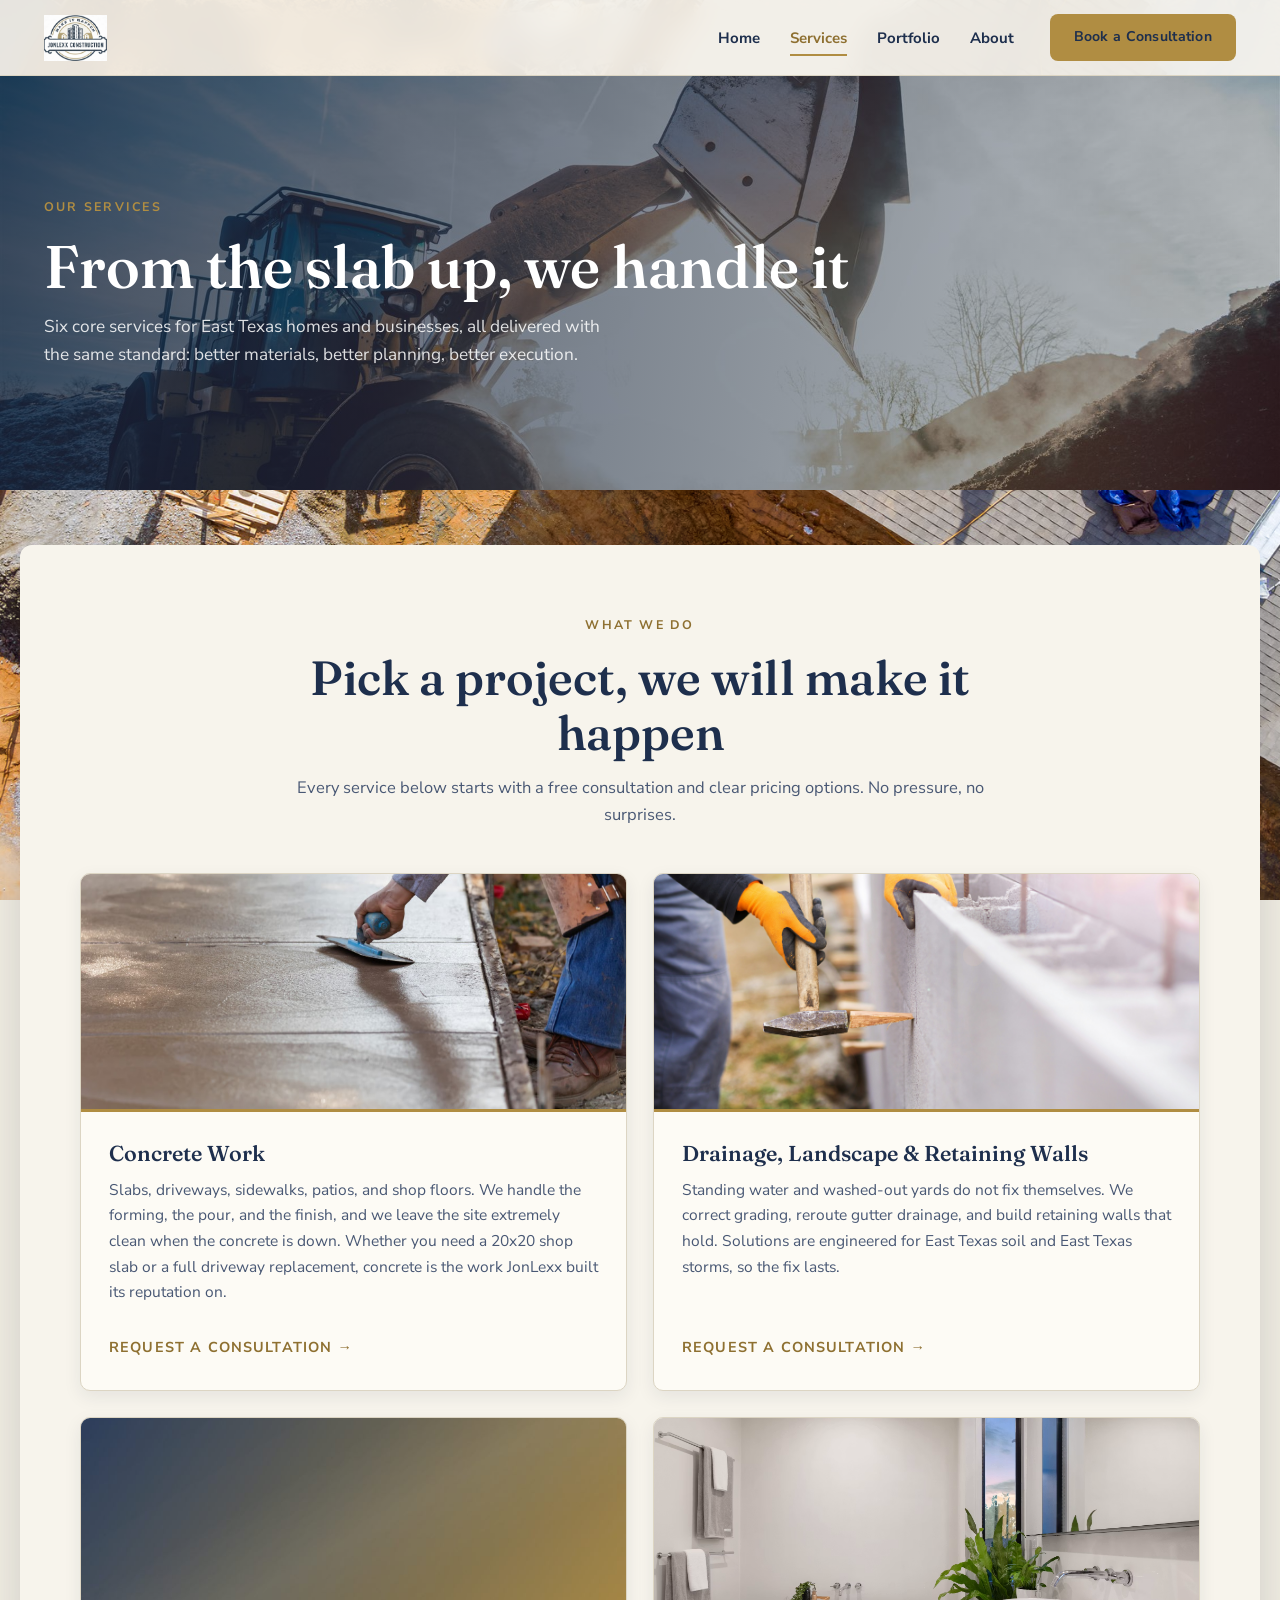
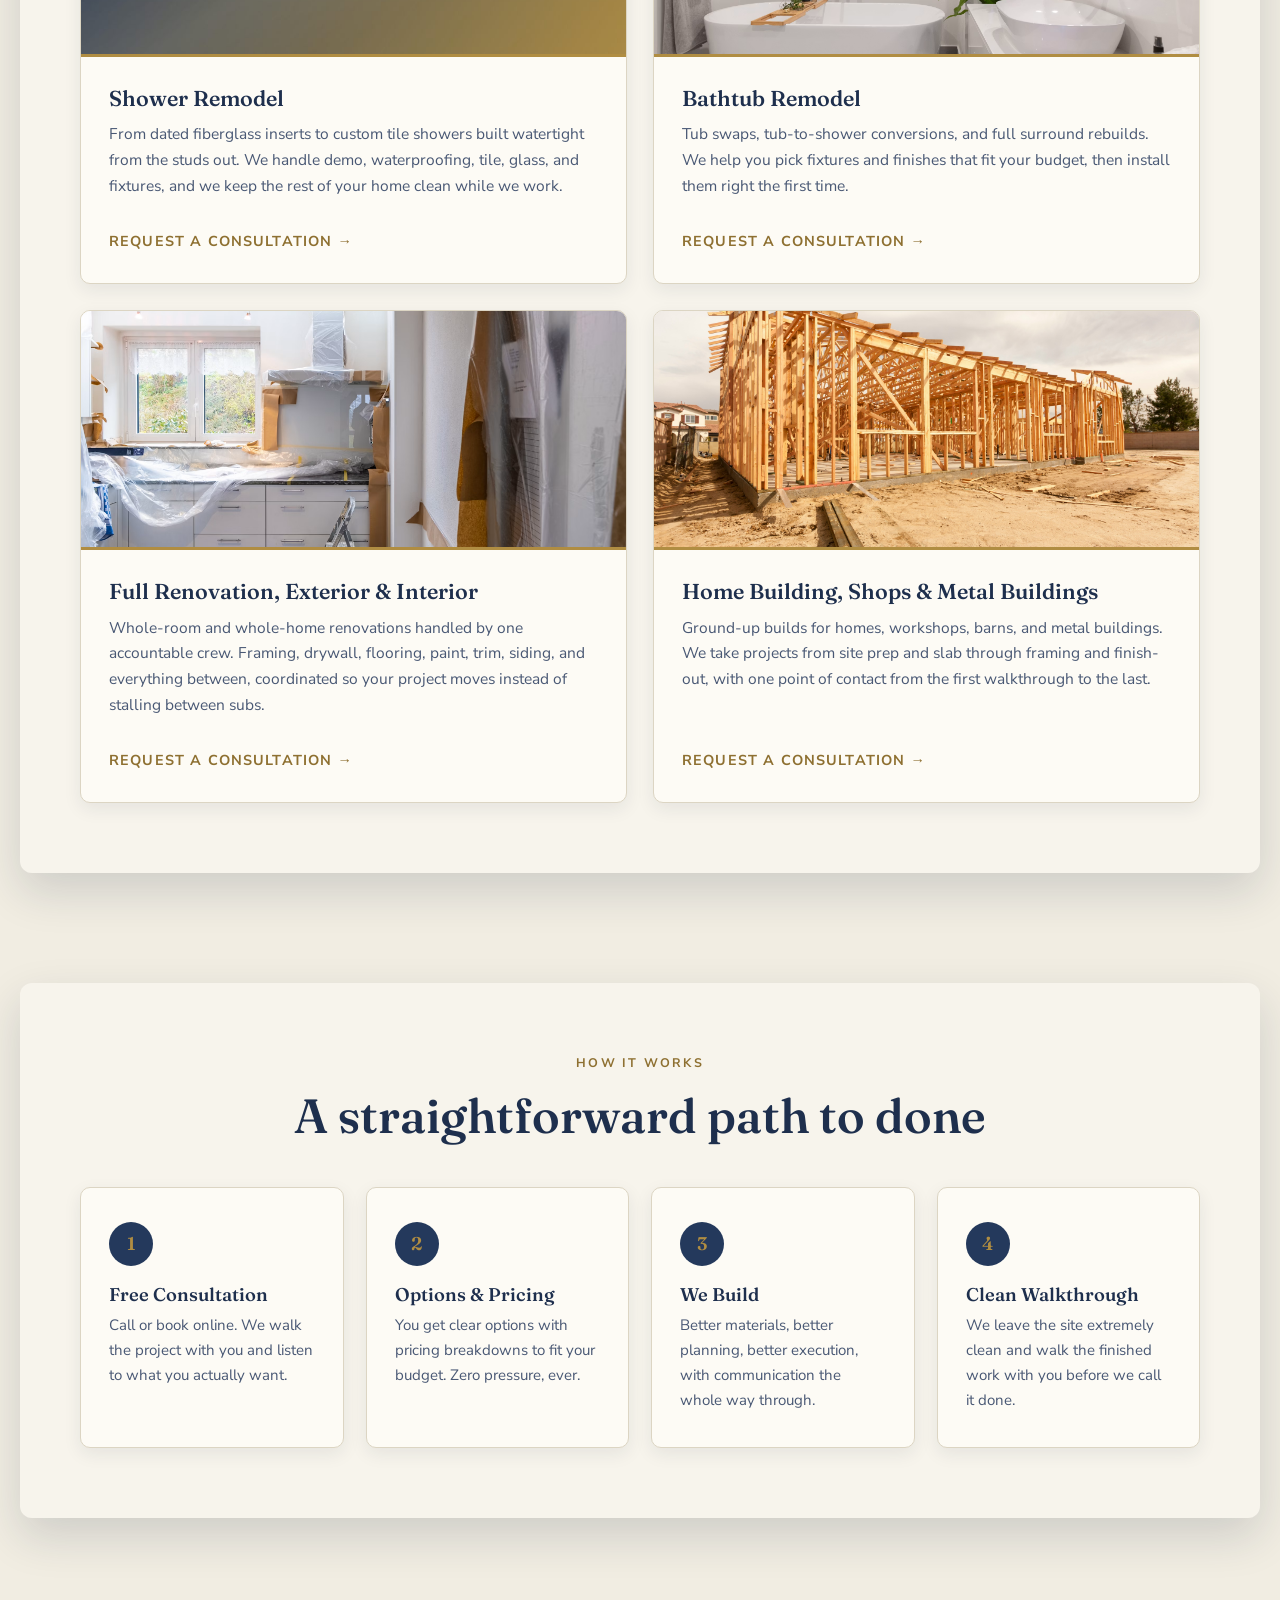
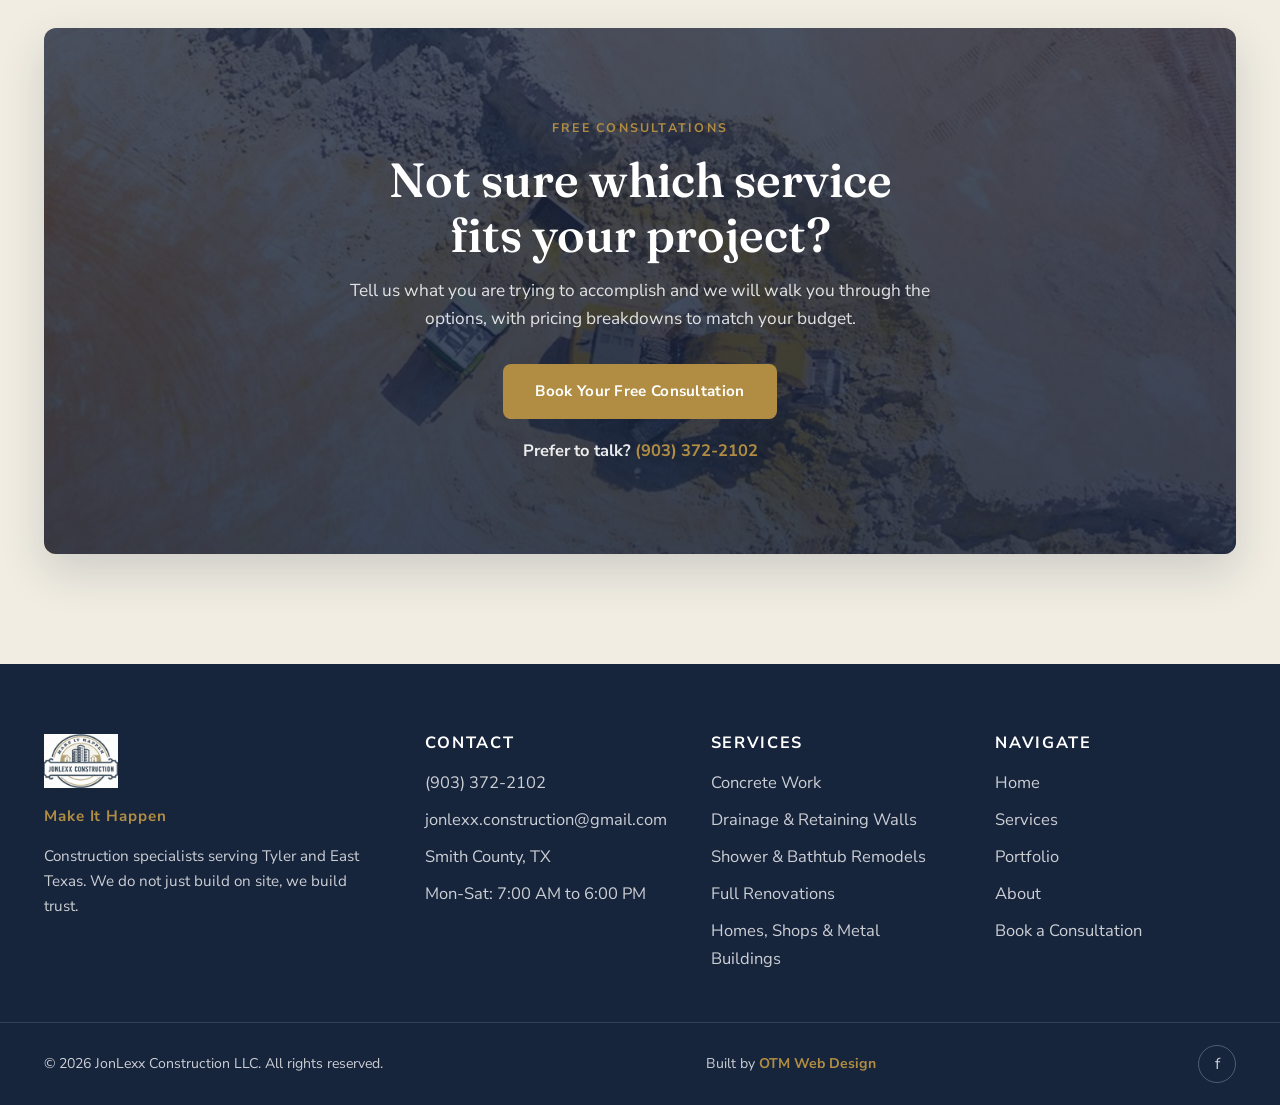
<file: services.html>
<!DOCTYPE html>
<html lang="en">
<head>
  <meta charset="UTF-8">
  <meta name="viewport" content="width=device-width, initial-scale=1.0">
  <title>Services | JonLexx Construction | Tyler, TX</title>
  <meta name="description" content="Concrete work, shower and bathtub remodels, drainage and retaining walls, full renovations, and home building across Tyler and East Texas. Free consultations with clear pricing options.">
  <link rel="icon" type="image/png" href="assets/favicon.png">
  <link rel="preconnect" href="https://fonts.googleapis.com">
  <link rel="preconnect" href="https://fonts.gstatic.com" crossorigin>
  <link href="https://fonts.googleapis.com/css2?family=Fraunces:opsz,wght@9..144,400..600&family=Nunito+Sans:wght@400;600;700&display=swap" rel="stylesheet">
  <link rel="stylesheet" href="styles.css">
</head>
<body data-page="services">

  <header class="nav">
    <div class="nav-inner">
      <a class="nav-brand" href="index.html">
        <img src="assets/logo.png" alt="JonLexx Construction logo">
      </a>
      <button class="nav-toggle" aria-label="Toggle menu" aria-expanded="false">
        <span></span><span></span><span></span>
      </button>
      <ul class="nav-links">
        <li><a href="index.html" data-nav="home">Home</a></li>
        <li><a href="services.html" data-nav="services">Services</a></li>
        <li><a href="portfolio.html" data-nav="portfolio">Portfolio</a></li>
        <li><a href="about.html" data-nav="about">About</a></li>
        <li class="nav-cta"><a class="btn btn-gold" href="book.html">Book a Consultation</a></li>
      </ul>
    </div>
  </header>

  <section class="page-hero" style="background-image: url('assets/hero-services.jpg');">
    <div class="hero-inner">
      <span class="eyebrow" style="color: var(--gold);">Our Services</span>
      <h1>From the slab up, we handle it</h1>
      <p>Six core services for East Texas homes and businesses, all delivered with the same standard: better materials, better planning, better execution.</p>
    </div>
  </section>

  <section class="section">
    <div class="container card">
      <div class="section-head centered">
        <span class="eyebrow">What We Do</span>
        <h2>Pick a project, we will make it happen</h2>
        <p>Every service below starts with a free consultation and clear pricing options. No pressure, no surprises.</p>
      </div>
      <div class="services-detail-grid">
        <article class="service-card">
          <img src="assets/service-concrete.jpg" alt="Concrete slab and flatwork">
          <div class="card-body">
            <h3>Concrete Work</h3>
            <p>Slabs, driveways, sidewalks, patios, and shop floors. We handle the forming, the pour, and the finish, and we leave the site extremely clean when the concrete is down. Whether you need a 20x20 shop slab or a full driveway replacement, concrete is the work JonLexx built its reputation on.</p>
            <a class="service-link" href="book.html">Request a Consultation &rarr;</a>
          </div>
        </article>
        <article class="service-card">
          <img src="assets/service-drainage.jpg" alt="Drainage, grading, and retaining wall work">
          <div class="card-body">
            <h3>Drainage, Landscape &amp; Retaining Walls</h3>
            <p>Standing water and washed-out yards do not fix themselves. We correct grading, reroute gutter drainage, and build retaining walls that hold. Solutions are engineered for East Texas soil and East Texas storms, so the fix lasts.</p>
            <a class="service-link" href="book.html">Request a Consultation &rarr;</a>
          </div>
        </article>
        <article class="service-card">
          <img src="assets/service-shower.jpg" alt="Custom shower remodel">
          <div class="card-body">
            <h3>Shower Remodel</h3>
            <p>From dated fiberglass inserts to custom tile showers built watertight from the studs out. We handle demo, waterproofing, tile, glass, and fixtures, and we keep the rest of your home clean while we work.</p>
            <a class="service-link" href="book.html">Request a Consultation &rarr;</a>
          </div>
        </article>
        <article class="service-card">
          <img src="assets/service-bathtub.jpg" alt="Bathtub replacement and remodel">
          <div class="card-body">
            <h3>Bathtub Remodel</h3>
            <p>Tub swaps, tub-to-shower conversions, and full surround rebuilds. We help you pick fixtures and finishes that fit your budget, then install them right the first time.</p>
            <a class="service-link" href="book.html">Request a Consultation &rarr;</a>
          </div>
        </article>
        <article class="service-card">
          <img src="assets/service-renovation.jpg" alt="Full interior and exterior renovation">
          <div class="card-body">
            <h3>Full Renovation, Exterior &amp; Interior</h3>
            <p>Whole-room and whole-home renovations handled by one accountable crew. Framing, drywall, flooring, paint, trim, siding, and everything between, coordinated so your project moves instead of stalling between subs.</p>
            <a class="service-link" href="book.html">Request a Consultation &rarr;</a>
          </div>
        </article>
        <article class="service-card">
          <img src="assets/service-homebuilding.jpg" alt="Home building, shops, and metal buildings">
          <div class="card-body">
            <h3>Home Building, Shops &amp; Metal Buildings</h3>
            <p>Ground-up builds for homes, workshops, barns, and metal buildings. We take projects from site prep and slab through framing and finish-out, with one point of contact from the first walkthrough to the last.</p>
            <a class="service-link" href="book.html">Request a Consultation &rarr;</a>
          </div>
        </article>
      </div>
    </div>
  </section>

  <section class="section">
    <div class="container card">
      <div class="section-head centered">
        <span class="eyebrow">How It Works</span>
        <h2>A straightforward path to done</h2>
      </div>
      <div class="process-grid">
        <div class="process-step">
          <span class="process-num">1</span>
          <h3>Free Consultation</h3>
          <p>Call or book online. We walk the project with you and listen to what you actually want.</p>
        </div>
        <div class="process-step">
          <span class="process-num">2</span>
          <h3>Options &amp; Pricing</h3>
          <p>You get clear options with pricing breakdowns to fit your budget. Zero pressure, ever.</p>
        </div>
        <div class="process-step">
          <span class="process-num">3</span>
          <h3>We Build</h3>
          <p>Better materials, better planning, better execution, with communication the whole way through.</p>
        </div>
        <div class="process-step">
          <span class="process-num">4</span>
          <h3>Clean Walkthrough</h3>
          <p>We leave the site extremely clean and walk the finished work with you before we call it done.</p>
        </div>
      </div>
    </div>
  </section>

  <section class="section">
    <div class="container">
      <div class="cta-card">
        <div class="cta-inner">
          <span class="eyebrow" style="color: var(--gold);">Free Consultations</span>
          <h2>Not sure which service fits your project?</h2>
          <p>Tell us what you are trying to accomplish and we will walk you through the options, with pricing breakdowns to match your budget.</p>
          <a class="btn btn-gold" href="book.html">Book Your Free Consultation</a>
          <div class="cta-phone">Prefer to talk? <a href="tel:9033722102">(903) 372-2102</a></div>
        </div>
      </div>
    </div>
  </section>

  <footer class="footer">
    <div class="footer-grid">
      <div class="footer-brand">
        <img src="assets/logo.png" alt="JonLexx Construction logo">
        <p class="footer-tagline">Make It Happen</p>
        <p>Construction specialists serving Tyler and East Texas. We do not just build on site, we build trust.</p>
      </div>
      <div>
        <h4>Contact</h4>
        <ul>
          <li><a href="tel:9033722102">(903) 372-2102</a></li>
          <li><a href="mailto:jonlexx.construction@gmail.com">jonlexx.construction@gmail.com</a></li>
          <li>Smith County, TX</li>
          <li>Mon-Sat: 7:00 AM to 6:00 PM</li>
        </ul>
      </div>
      <div>
        <h4>Services</h4>
        <ul>
          <li><a href="services.html">Concrete Work</a></li>
          <li><a href="services.html">Drainage &amp; Retaining Walls</a></li>
          <li><a href="services.html">Shower &amp; Bathtub Remodels</a></li>
          <li><a href="services.html">Full Renovations</a></li>
          <li><a href="services.html">Homes, Shops &amp; Metal Buildings</a></li>
        </ul>
      </div>
      <div>
        <h4>Navigate</h4>
        <ul>
          <li><a href="index.html">Home</a></li>
          <li><a href="services.html">Services</a></li>
          <li><a href="portfolio.html">Portfolio</a></li>
          <li><a href="about.html">About</a></li>
          <li><a href="book.html">Book a Consultation</a></li>
        </ul>
      </div>
    </div>
    <div class="footer-bottom">
      <div class="footer-bottom-inner">
        <span>&copy; 2026 JonLexx Construction LLC. All rights reserved.</span>
        <span>Built by <a class="otm-credit" href="https://otm-designs.com" target="_blank" rel="noopener">OTM Web Design</a></span>
        <div class="footer-social">
          <!-- Swap href for the real JonLexx Construction LLC Facebook page URL -->
          <a href="#" aria-label="JonLexx Construction on Facebook" target="_blank" rel="noopener">f</a>
        </div>
      </div>
    </div>
  </footer>

  <script src="script.js"></script>
</body>
</html>
</file>
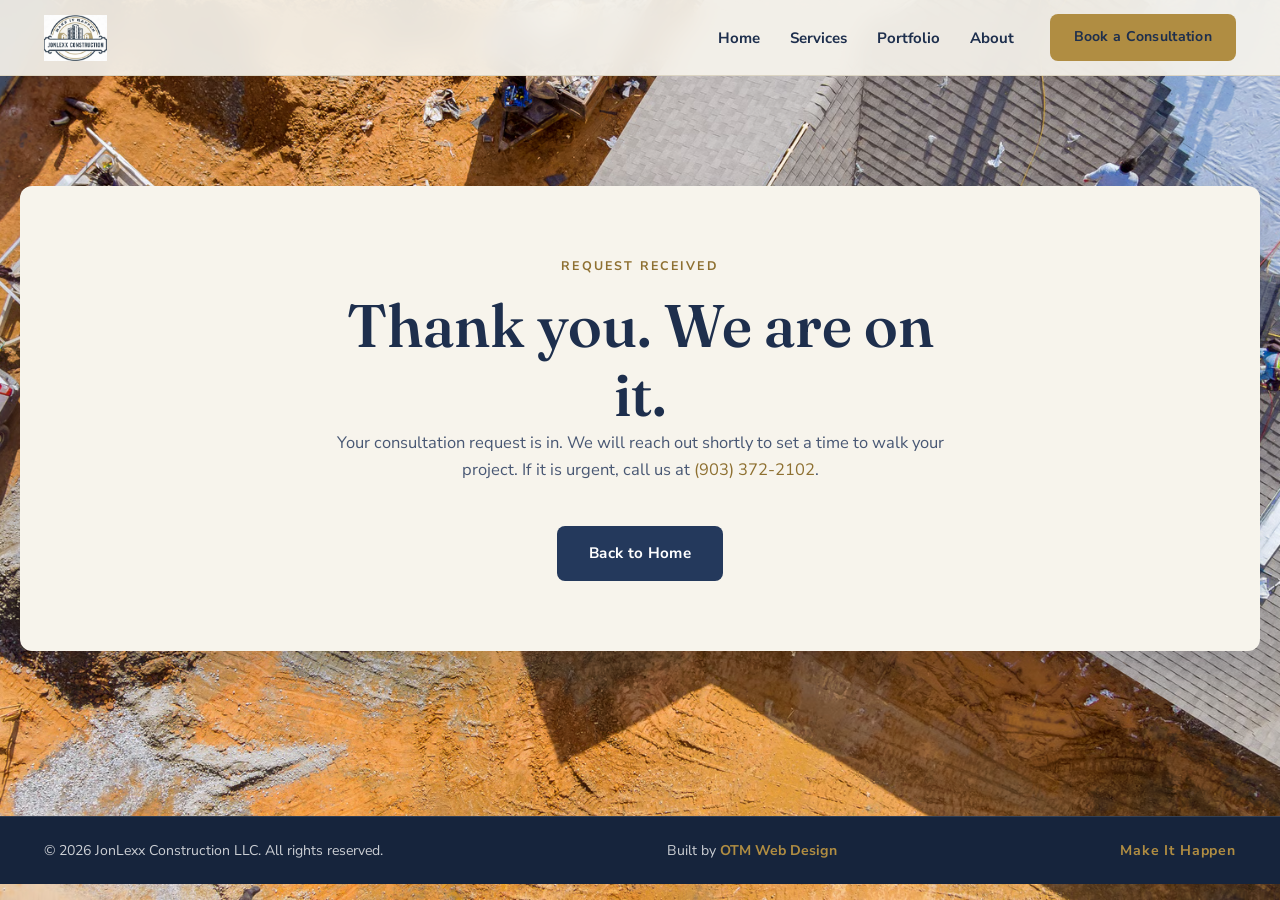
<file: thank-you.html>
<!DOCTYPE html>
<html lang="en">
<head>
  <meta charset="UTF-8">
  <meta name="viewport" content="width=device-width, initial-scale=1.0">
  <title>Thank You | JonLexx Construction</title>
  <meta name="description" content="Thanks for reaching out to JonLexx Construction. We will be in touch shortly.">
  <meta name="robots" content="noindex">
  <link rel="icon" type="image/png" href="assets/favicon.png">
  <link rel="preconnect" href="https://fonts.googleapis.com">
  <link rel="preconnect" href="https://fonts.gstatic.com" crossorigin>
  <link href="https://fonts.googleapis.com/css2?family=Fraunces:opsz,wght@9..144,400..600&family=Nunito+Sans:wght@400;600;700&display=swap" rel="stylesheet">
  <link rel="stylesheet" href="styles.css">
</head>
<body data-page="thank-you">

  <header class="nav">
    <div class="nav-inner">
      <a class="nav-brand" href="index.html">
        <img src="assets/logo.png" alt="JonLexx Construction logo">
      </a>
      <button class="nav-toggle" aria-label="Toggle menu" aria-expanded="false">
        <span></span><span></span><span></span>
      </button>
      <ul class="nav-links">
        <li><a href="index.html" data-nav="home">Home</a></li>
        <li><a href="services.html" data-nav="services">Services</a></li>
        <li><a href="portfolio.html" data-nav="portfolio">Portfolio</a></li>
        <li><a href="about.html" data-nav="about">About</a></li>
        <li class="nav-cta"><a class="btn btn-gold" href="book.html">Book a Consultation</a></li>
      </ul>
    </div>
  </header>

  <section class="section" style="padding-top: 110px; padding-bottom: 110px;">
    <div class="container card">
      <div class="thanks-wrap">
        <span class="eyebrow">Request Received</span>
        <h1>Thank you. We are on it.</h1>
        <p>Your consultation request is in. We will reach out shortly to set a time to walk your project. If it is urgent, call us at <a href="tel:9033722102">(903) 372-2102</a>.</p>
        <a class="btn btn-navy" href="index.html">Back to Home</a>
      </div>
    </div>
  </section>

  <footer class="footer">
    <div class="footer-bottom">
      <div class="footer-bottom-inner">
        <span>&copy; 2026 JonLexx Construction LLC. All rights reserved.</span>
        <span>Built by <a class="otm-credit" href="https://otm-designs.com" target="_blank" rel="noopener">OTM Web Design</a></span>
        <span class="footer-tagline">Make It Happen</span>
      </div>
    </div>
  </footer>

  <script src="script.js"></script>
</body>
</html>
</file>
<file: styles.css>
/* ============================================================
   JonLexx Construction - OTM Web Design
   Light build, navy + gold palette pulled from the JonLexx logo
   ============================================================ */

:root {
  --cream: #F7F4EC;          /* section card frame */
  --cream-soft: #F1EDE2;     /* alt light tone */
  --ivory: #FDFBF5;          /* sub-cards, a touch lighter than the frame */
  --navy: #24395C;           /* logo navy, dark anchor */
  --navy-deep: #16243C;      /* hero overlays, footer, stats */
  --ink: #1E2F4D;            /* headings */
  --muted: #495874;          /* body text */
  --gold: #B08D42;           /* logo gold accent */
  --gold-deep: #8E7031;      /* gold for small text on light */
  --line: #DCD5C3;
  --shadow-soft: 0 6px 18px rgba(22, 36, 60, 0.08);
  --shadow-lift: 0 18px 45px rgba(22, 36, 60, 0.16);
  --radius: 12px;
}

* { margin: 0; padding: 0; box-sizing: border-box; }

html { scroll-behavior: smooth; }

body {
  font-family: 'Nunito Sans', sans-serif;
  font-size: 16.5px;
  line-height: 1.65;
  color: var(--muted);
  background: var(--cream-soft);
}

/* Body background image: subtle light texture behind the floating cards */
body::before {
  content: "";
  position: fixed;
  inset: 0;
  z-index: -1;
  background: url('assets/body-bg.jpg') center / cover no-repeat;
}

h1, h2, h3, h4 {
  font-family: 'Fraunces', serif;
  color: var(--ink);
  line-height: 1.15;
  font-weight: 560;
}

h1 { font-size: clamp(2.2rem, 5vw, 3.75rem); }
h2 { font-size: clamp(1.9rem, 3.8vw, 3rem); }
h3 { font-size: 1.35rem; }

p { margin-bottom: 1em; }
p:last-child { margin-bottom: 0; }

a { color: var(--gold-deep); text-decoration: none; }

img { max-width: 100%; display: block; }

.container {
  max-width: 1240px;
  margin: 0 auto;
  padding: 0 24px;
}

.eyebrow {
  display: block;
  font-size: 0.78rem;
  text-transform: uppercase;
  letter-spacing: 0.18em;
  font-weight: 700;
  color: var(--gold-deep);
  margin-bottom: 14px;
}

.section-head { max-width: 720px; margin-bottom: 44px; }
.section-head.centered { margin-left: auto; margin-right: auto; text-align: center; }
.section-head p { margin-top: 14px; }

/* ---------- Buttons ---------- */
.btn {
  display: inline-block;
  padding: 15px 32px;
  border-radius: 8px;
  font-weight: 700;
  font-size: 0.95rem;
  letter-spacing: 0.02em;
  transition: transform 0.2s ease, box-shadow 0.2s ease, background 0.2s ease;
  cursor: pointer;
  border: none;
  font-family: 'Nunito Sans', sans-serif;
}

.btn-gold {
  background: var(--gold);
  color: #fff;
}
.btn-gold:hover { background: var(--gold-deep); transform: translateY(-2px); box-shadow: var(--shadow-lift); }

.btn-navy {
  background: var(--navy);
  color: #fff;
}
.btn-navy:hover { background: var(--navy-deep); transform: translateY(-2px); box-shadow: var(--shadow-lift); }

.btn-ghost {
  background: transparent;
  color: #fff;
  border: 2px solid rgba(255, 255, 255, 0.65);
}
.btn-ghost:hover { border-color: #fff; background: rgba(255, 255, 255, 0.1); transform: translateY(-2px); }

/* ---------- Nav ---------- */
.nav {
  position: sticky;
  top: 0;
  z-index: 100;
  background: rgba(247, 244, 236, 0.92);
  backdrop-filter: blur(12px);
  -webkit-backdrop-filter: blur(12px);
  border-bottom: 1px solid var(--line);
}

.nav-inner {
  max-width: 1240px;
  margin: 0 auto;
  padding: 14px 24px;
  display: flex;
  align-items: center;
  justify-content: space-between;
  gap: 24px;
}

.nav-brand {
  display: flex;
  align-items: center;
  gap: 12px;
}

.nav-brand img { height: 46px; width: auto; }

.nav-links {
  display: flex;
  align-items: center;
  gap: 30px;
  list-style: none;
}

.nav-links a {
  color: var(--ink);
  font-weight: 700;
  font-size: 0.94rem;
  padding: 6px 0;
  border-bottom: 2px solid transparent;
  transition: color 0.2s ease, border-color 0.2s ease;
}

.nav-links a:hover { color: var(--gold-deep); }
.nav-links a.is-active { color: var(--gold-deep); border-bottom-color: var(--gold); }

.nav-cta { margin-left: 6px; }
.nav-cta .btn { padding: 11px 24px; font-size: 0.88rem; }

.nav-toggle {
  display: none;
  background: none;
  border: none;
  cursor: pointer;
  padding: 8px;
}

.nav-toggle span {
  display: block;
  width: 26px;
  height: 3px;
  background: var(--ink);
  margin: 5px 0;
  border-radius: 2px;
  transition: transform 0.25s ease, opacity 0.25s ease;
}

.nav-toggle.open span:nth-child(1) { transform: translateY(8px) rotate(45deg); }
.nav-toggle.open span:nth-child(2) { opacity: 0; }
.nav-toggle.open span:nth-child(3) { transform: translateY(-8px) rotate(-45deg); }

/* ---------- Hero ---------- */
.hero {
  position: relative;
  min-height: 86vh;
  display: flex;
  align-items: center;
  background-size: cover;
  background-position: center;
  color: #fff;
}

.hero::before {
  content: "";
  position: absolute;
  inset: 0;
  background: linear-gradient(100deg, rgba(22, 36, 60, 0.82) 0%, rgba(22, 36, 60, 0.55) 52%, rgba(22, 36, 60, 0.22) 100%);
}

.hero-home { background-image: url('assets/hero-home.jpg'); }

.hero-inner {
  position: relative;
  max-width: 1240px;
  margin: 0 auto;
  padding: 120px 24px;
  width: 100%;
}

.hero-content { max-width: 640px; }

.hero .eyebrow { color: var(--gold); }

.hero h1 { color: #fff; margin-bottom: 20px; }

.hero p {
  font-size: 1.12rem;
  color: rgba(255, 255, 255, 0.88);
  max-width: 540px;
  margin-bottom: 32px;
}

.hero-actions { display: flex; gap: 16px; flex-wrap: wrap; }

/* Page hero (inner pages) */
.page-hero {
  position: relative;
  min-height: 46vh;
  display: flex;
  align-items: center;
  background-size: cover;
  background-position: center;
  color: #fff;
}

.page-hero::before {
  content: "";
  position: absolute;
  inset: 0;
  background: linear-gradient(100deg, rgba(22, 36, 60, 0.8) 0%, rgba(22, 36, 60, 0.5) 55%, rgba(22, 36, 60, 0.25) 100%);
}

.page-hero .hero-inner { padding: 90px 24px; }
.page-hero h1 { color: #fff; margin-bottom: 12px; }
.page-hero p { font-size: 1.08rem; color: rgba(255, 255, 255, 0.85); max-width: 560px; }

/* ---------- Marquee ---------- */
.marquee {
  background: var(--navy-deep);
  border-top: 2px solid var(--gold);
  border-bottom: 2px solid var(--gold);
  overflow: hidden;
  padding: 14px 0;
}

.marquee-track {
  display: flex;
  width: max-content;
  animation: marquee-scroll 40s linear infinite;
}

.marquee:hover .marquee-track { animation-play-state: paused; }

@media (prefers-reduced-motion: reduce) {
  .marquee-track { animation: none; }
}

.marquee-track span {
  color: #EDE6D4;
  font-weight: 700;
  font-size: 0.9rem;
  text-transform: uppercase;
  letter-spacing: 0.14em;
  white-space: nowrap;
  display: flex;
  align-items: center;
}

.marquee-track span::after {
  content: "";
  width: 6px;
  height: 6px;
  border-radius: 50%;
  background: var(--gold);
  margin: 0 28px;
  display: inline-block;
}

@keyframes marquee-scroll {
  from { transform: translateX(0); }
  to { transform: translateX(-50%); }
}

/* ---------- Section card pattern ---------- */
.section {
  background: transparent;
  padding: 55px 0;
}

.section:first-of-type { padding-top: 90px; }

.section .container.card {
  background: var(--cream);
  border-radius: var(--radius);
  box-shadow: var(--shadow-lift);
  padding: 70px 60px;
}

/* ---------- Intro grid ---------- */
.intro-grid {
  display: grid;
  grid-template-columns: 1fr 1.1fr;
  gap: 56px;
  align-items: center;
}

.intro-media { position: relative; }

.intro-media img {
  border-radius: var(--radius);
  box-shadow: var(--shadow-soft);
  width: 100%;
  aspect-ratio: 11 / 13;
  object-fit: cover;
}

.intro-badge {
  position: absolute;
  bottom: -18px;
  right: -14px;
  background: var(--navy);
  color: #fff;
  padding: 18px 24px;
  border-radius: 10px;
  box-shadow: var(--shadow-lift);
  text-align: center;
}

.intro-badge strong {
  display: block;
  font-family: 'Fraunces', serif;
  font-size: 1.25rem;
  color: var(--gold);
}

.intro-badge small {
  font-size: 0.78rem;
  text-transform: uppercase;
  letter-spacing: 0.12em;
  font-weight: 700;
}

.intro-points { list-style: none; margin-top: 22px; display: grid; gap: 12px; }

.intro-points li {
  padding-left: 30px;
  position: relative;
  font-weight: 600;
  color: var(--ink);
}

.intro-points li::before {
  content: "";
  position: absolute;
  left: 0;
  top: 7px;
  width: 14px;
  height: 14px;
  border-radius: 4px;
  background: var(--gold);
}

/* ---------- Services grid ---------- */
.services-grid {
  display: grid;
  grid-template-columns: repeat(3, 1fr);
  gap: 26px;
}

.service-card {
  background: var(--ivory);
  border: 1px solid var(--line);
  border-radius: 10px;
  box-shadow: var(--shadow-soft);
  overflow: hidden;
  display: flex;
  flex-direction: column;
  transition: transform 0.25s ease, box-shadow 0.25s ease, border-color 0.25s ease;
}

.service-card:hover {
  transform: translateY(-4px);
  box-shadow: var(--shadow-lift);
  border-color: var(--gold);
}

.service-card img {
  width: 100%;
  aspect-ratio: 16 / 10;
  object-fit: cover;
  border-bottom: 3px solid var(--gold);
}

.service-card .card-body { padding: 30px 28px; display: flex; flex-direction: column; flex: 1; }

.service-card h3 { margin-bottom: 10px; }

.service-card p { font-size: 0.97rem; flex: 1; }

.service-link {
  margin-top: 16px;
  font-weight: 700;
  font-size: 0.9rem;
  text-transform: uppercase;
  letter-spacing: 0.08em;
}

.service-link:hover { color: var(--navy); }

/* Services page detail cards (2-up) */
.services-detail-grid {
  display: grid;
  grid-template-columns: repeat(2, 1fr);
  gap: 26px;
}

.services-detail-grid .service-card img { aspect-ratio: 16 / 7; }

/* ---------- Stats band ---------- */
.stats-card {
  background: var(--navy-deep);
  border-radius: var(--radius);
  box-shadow: var(--shadow-lift);
  padding: 60px;
  display: grid;
  grid-template-columns: repeat(4, 1fr);
  gap: 30px;
  text-align: center;
}

.stat strong {
  display: block;
  font-family: 'Fraunces', serif;
  font-size: 2.1rem;
  color: var(--gold);
  margin-bottom: 6px;
}

.stat span {
  color: rgba(255, 255, 255, 0.82);
  font-size: 0.9rem;
  text-transform: uppercase;
  letter-spacing: 0.1em;
  font-weight: 700;
}

/* ---------- Process steps ---------- */
.process-grid {
  display: grid;
  grid-template-columns: repeat(4, 1fr);
  gap: 22px;
}

.process-step {
  background: var(--ivory);
  border: 1px solid var(--line);
  border-radius: 10px;
  padding: 34px 28px;
  box-shadow: var(--shadow-soft);
  transition: transform 0.25s ease, box-shadow 0.25s ease, border-color 0.25s ease;
}

.process-step:hover { transform: translateY(-4px); box-shadow: var(--shadow-lift); border-color: var(--gold); }

.process-num {
  display: inline-flex;
  align-items: center;
  justify-content: center;
  width: 44px;
  height: 44px;
  border-radius: 50%;
  background: var(--navy);
  color: var(--gold);
  font-family: 'Fraunces', serif;
  font-size: 1.15rem;
  font-weight: 600;
  margin-bottom: 18px;
}

.process-step h3 { font-size: 1.15rem; margin-bottom: 8px; }
.process-step p { font-size: 0.94rem; }

/* ---------- Carousels (reviews + gallery) ---------- */
.carousel { position: relative; }

.carousel-viewport { overflow: hidden; }

.carousel-track {
  display: flex;
  gap: 24px;
  transition: transform 0.45s ease;
}

.carousel-controls {
  display: flex;
  align-items: center;
  justify-content: center;
  gap: 18px;
  margin-top: 32px;
}

.carousel-btn {
  width: 46px;
  height: 46px;
  border-radius: 50%;
  border: 1px solid var(--line);
  background: var(--ivory);
  color: var(--ink);
  font-size: 1.1rem;
  cursor: pointer;
  transition: background 0.2s ease, color 0.2s ease, border-color 0.2s ease;
  display: inline-flex;
  align-items: center;
  justify-content: center;
}

.carousel-btn:hover { background: var(--navy); color: #fff; border-color: var(--navy); }

.carousel-dots { display: flex; gap: 8px; }

.carousel-dot {
  width: 9px;
  height: 9px;
  border-radius: 50%;
  border: none;
  background: var(--line);
  cursor: pointer;
  padding: 0;
  transition: background 0.2s ease, transform 0.2s ease;
}

.carousel-dot.active { background: var(--gold); transform: scale(1.25); }

/* Review cards: ONE review visible at a time, centered stage */
.review-card {
  flex: 0 0 100%;
  background: var(--ivory);
  border: 1px solid var(--line);
  border-radius: 10px;
  padding: 48px 60px;
  box-shadow: var(--shadow-soft);
  text-align: center;
}

.review-stars { color: var(--gold); font-size: 1.15rem; letter-spacing: 4px; margin-bottom: 18px; }

.review-card p {
  font-size: 1.08rem;
  max-width: 760px;
  margin: 0 auto;
}

.review-author {
  margin-top: 22px;
  font-weight: 700;
  color: var(--ink);
  font-size: 1rem;
}

.review-source { font-size: 0.8rem; color: var(--gold-deep); font-weight: 700; text-transform: uppercase; letter-spacing: 0.08em; margin-top: 4px; }

/* Gallery slides: featured-center layout. Active slide full size,
   previous and next visible at the sides, scaled down and dimmed. */
.gallery-slide {
  flex: 0 0 58%;
  border-radius: 10px;
  overflow: hidden;
  border: 1px solid var(--line);
  box-shadow: var(--shadow-soft);
  transform: scale(0.84);
  opacity: 0.55;
  transition: transform 0.45s ease, opacity 0.45s ease;
}

.gallery-slide.is-active {
  transform: scale(1);
  opacity: 1;
  box-shadow: var(--shadow-lift);
}

.gallery-slide img {
  width: 100%;
  aspect-ratio: 16 / 10;
  object-fit: cover;
}

/* ---------- CTA strip ---------- */
.cta-card {
  position: relative;
  border-radius: var(--radius);
  overflow: hidden;
  box-shadow: var(--shadow-lift);
  background: url('assets/cta-bg.jpg') center / cover no-repeat;
  text-align: center;
  color: #fff;
}

.cta-card::before {
  content: "";
  position: absolute;
  inset: 0;
  background: linear-gradient(180deg, rgba(22, 36, 60, 0.78), rgba(22, 36, 60, 0.85));
}

.cta-inner { position: relative; padding: 90px 40px; max-width: 660px; margin: 0 auto; }

.cta-inner h2 { color: #fff; margin-bottom: 14px; }

.cta-inner p { color: rgba(255, 255, 255, 0.85); font-size: 1.08rem; margin-bottom: 30px; }

.cta-phone { margin-top: 18px; font-weight: 700; color: rgba(255, 255, 255, 0.9); }
.cta-phone a { color: var(--gold); }

/* ---------- Values grid (about) ---------- */
.values-grid {
  display: grid;
  grid-template-columns: repeat(4, 1fr);
  gap: 22px;
}

.value-card {
  background: var(--ivory);
  border: 1px solid var(--line);
  border-radius: 10px;
  padding: 32px 26px;
  box-shadow: var(--shadow-soft);
  transition: transform 0.25s ease, box-shadow 0.25s ease, border-color 0.25s ease;
}

.value-card:hover { transform: translateY(-4px); box-shadow: var(--shadow-lift); border-color: var(--gold); }

.value-icon {
  width: 46px;
  height: 46px;
  border-radius: 10px;
  background: var(--navy);
  color: var(--gold);
  display: inline-flex;
  align-items: center;
  justify-content: center;
  font-size: 1.3rem;
  margin-bottom: 16px;
}

.value-card h3 { font-size: 1.12rem; margin-bottom: 8px; }
.value-card p { font-size: 0.93rem; }

/* Hours table */
.hours-grid {
  display: grid;
  grid-template-columns: 1fr 1fr;
  gap: 56px;
  align-items: start;
}

.hours-table { width: 100%; border-collapse: collapse; }

.hours-table td {
  padding: 13px 6px;
  border-bottom: 1px solid var(--line);
  color: var(--ink);
  font-weight: 600;
}

.hours-table td:last-child { text-align: right; color: var(--muted); }

/* ---------- Book page ---------- */
.book-grid {
  display: grid;
  grid-template-columns: 1.35fr 1fr;
  gap: 46px;
  align-items: start;
}

.form-grid { display: grid; grid-template-columns: 1fr 1fr; gap: 18px; }

.form-field { display: flex; flex-direction: column; gap: 7px; }

.form-field.full { grid-column: 1 / -1; }

.form-field label { font-weight: 700; color: var(--ink); font-size: 0.92rem; }

.form-field input,
.form-field select,
.form-field textarea {
  padding: 14px 16px;
  border: 1px solid var(--line);
  border-radius: 8px;
  font-family: 'Nunito Sans', sans-serif;
  font-size: 1rem;
  color: var(--ink);
  background: var(--ivory);
  transition: border-color 0.2s ease, box-shadow 0.2s ease;
}

.form-field input:focus,
.form-field select:focus,
.form-field textarea:focus {
  outline: none;
  border-color: var(--gold);
  box-shadow: 0 0 0 3px rgba(176, 141, 66, 0.18);
}

.form-field textarea { resize: vertical; min-height: 140px; }

.book-aside {
  background: var(--navy-deep);
  border-radius: var(--radius);
  padding: 44px 38px;
  color: rgba(255, 255, 255, 0.85);
  box-shadow: var(--shadow-lift);
}

.book-aside h3 { color: #fff; margin-bottom: 6px; }

.book-aside .aside-block { padding: 20px 0; border-bottom: 1px solid rgba(255, 255, 255, 0.14); }
.book-aside .aside-block:last-child { border-bottom: none; padding-bottom: 0; }

.book-aside .aside-label {
  font-size: 0.76rem;
  text-transform: uppercase;
  letter-spacing: 0.16em;
  color: var(--gold);
  font-weight: 700;
  display: block;
  margin-bottom: 6px;
}

.book-aside a { color: #fff; font-weight: 700; }
.book-aside a:hover { color: var(--gold); }

/* ---------- Thank you ---------- */
.thanks-wrap { text-align: center; max-width: 620px; margin: 0 auto; }
.thanks-wrap .btn { margin-top: 26px; }

/* ---------- Footer ---------- */
.footer {
  background: var(--navy-deep);
  color: rgba(255, 255, 255, 0.78);
  margin-top: 55px;
}

.footer-grid {
  max-width: 1240px;
  margin: 0 auto;
  padding: 70px 24px 50px;
  display: grid;
  grid-template-columns: 1.4fr 1fr 1fr 1fr;
  gap: 44px;
}

.footer h4 {
  color: #fff;
  font-size: 1.02rem;
  margin-bottom: 16px;
  font-family: 'Nunito Sans', sans-serif;
  font-weight: 700;
  text-transform: uppercase;
  letter-spacing: 0.1em;
}

.footer-brand img { height: 54px; margin-bottom: 16px; }

.footer-brand p { font-size: 0.95rem; }

.footer ul { list-style: none; display: grid; gap: 10px; }

.footer a { color: rgba(255, 255, 255, 0.78); transition: color 0.2s ease; }
.footer a:hover { color: var(--gold); }

.footer-tagline { color: var(--gold); font-weight: 700; letter-spacing: 0.06em; }

.footer-bottom {
  border-top: 1px solid rgba(255, 255, 255, 0.12);
}

.footer-bottom-inner {
  max-width: 1240px;
  margin: 0 auto;
  padding: 22px 24px;
  display: flex;
  align-items: center;
  justify-content: space-between;
  gap: 16px;
  flex-wrap: wrap;
  font-size: 0.88rem;
}

.footer-social { display: flex; gap: 14px; }

.footer-social a {
  width: 38px;
  height: 38px;
  border-radius: 50%;
  border: 1px solid rgba(255, 255, 255, 0.25);
  display: inline-flex;
  align-items: center;
  justify-content: center;
  font-size: 1rem;
}

.footer-social a:hover { border-color: var(--gold); color: var(--gold); }

/* OTM Web Design credit: contrasts the dark footer */
.footer a.otm-credit {
  color: var(--gold);
  font-weight: 700;
}

.footer a.otm-credit:hover { color: #fff; text-decoration: underline; }

/* ============================================================
   Responsive
   ============================================================ */

@media (max-width: 1100px) {
  .section .container.card { padding: 50px 36px; }
  .services-grid { grid-template-columns: repeat(2, 1fr); }
  .process-grid { grid-template-columns: repeat(2, 1fr); }
  .values-grid { grid-template-columns: repeat(2, 1fr); }
  .stats-card { grid-template-columns: repeat(2, 1fr); padding: 44px 36px; }
  .gallery-slide { flex: 0 0 66%; }
}

@media (max-width: 900px) {
  .nav-toggle { display: block; }

  .nav-links {
    position: absolute;
    top: 100%;
    left: 0;
    right: 0;
    background: var(--cream);
    flex-direction: column;
    align-items: flex-start;
    gap: 0;
    padding: 10px 24px 24px;
    border-bottom: 1px solid var(--line);
    box-shadow: var(--shadow-lift);
    display: none;
  }

  .nav-links.open { display: flex; }

  .nav-links li { width: 100%; }

  .nav-links a { display: block; padding: 13px 0; border-bottom: 1px solid var(--line); }

  .nav-links a.is-active { border-bottom-color: var(--gold); }

  .nav-cta { margin: 16px 0 0; }
  .nav-cta .btn { width: 100%; text-align: center; }

  .intro-grid, .hours-grid, .book-grid { grid-template-columns: 1fr; gap: 40px; }

  .services-detail-grid { grid-template-columns: 1fr; }

  .hero { min-height: 74vh; }
}

@media (max-width: 560px) {
  .section { padding: 40px 0; }
  .section:first-of-type { padding-top: 70px; }
  .section .container.card { padding: 36px 22px; }
  .services-grid { grid-template-columns: 1fr; }
  .process-grid { grid-template-columns: 1fr; }
  .values-grid { grid-template-columns: 1fr; }
  .stats-card { grid-template-columns: 1fr 1fr; gap: 24px; }
  .gallery-slide { flex: 0 0 78%; }
  .review-card { padding: 34px 24px; }
  .form-grid { grid-template-columns: 1fr; }
  .hero-actions .btn { width: 100%; text-align: center; }
  .intro-badge { right: 8px; }
  .footer-grid { grid-template-columns: 1fr; gap: 34px; }
  .footer-bottom-inner { justify-content: center; text-align: center; }
}
</file>
